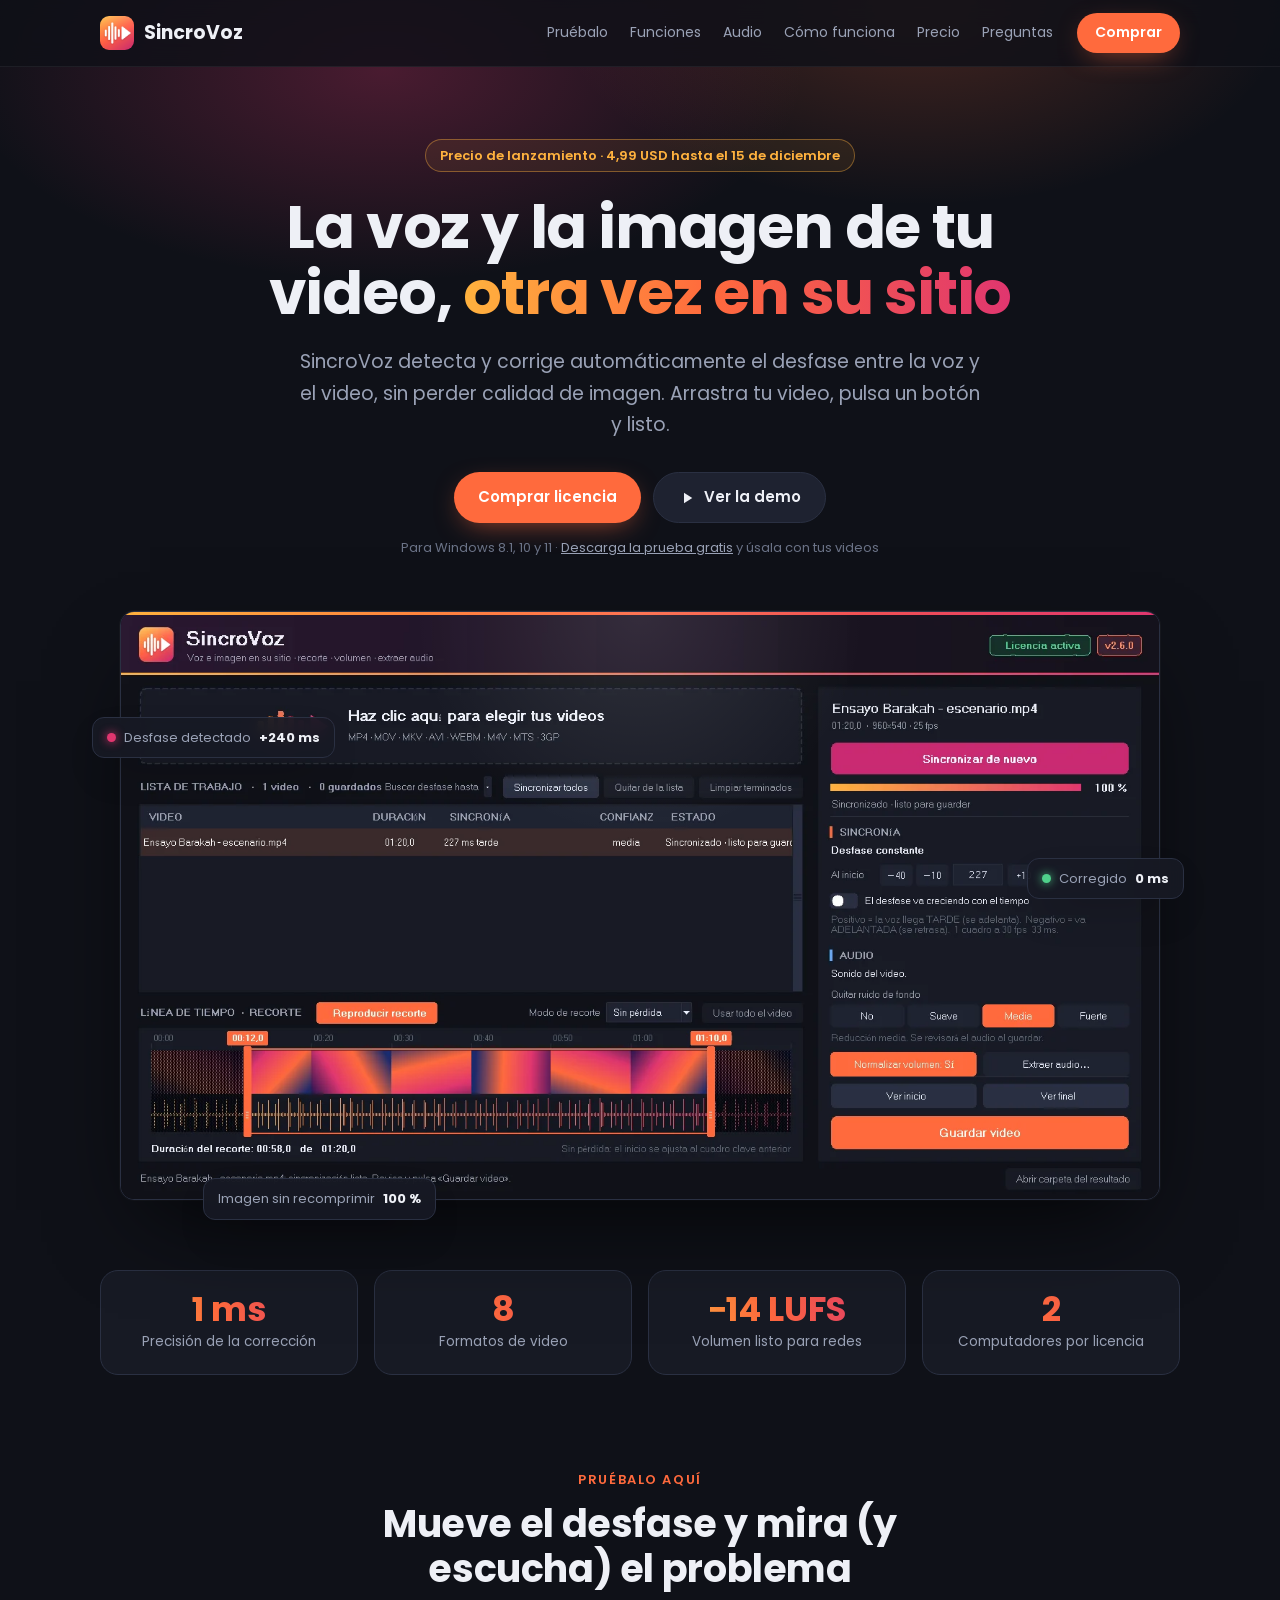
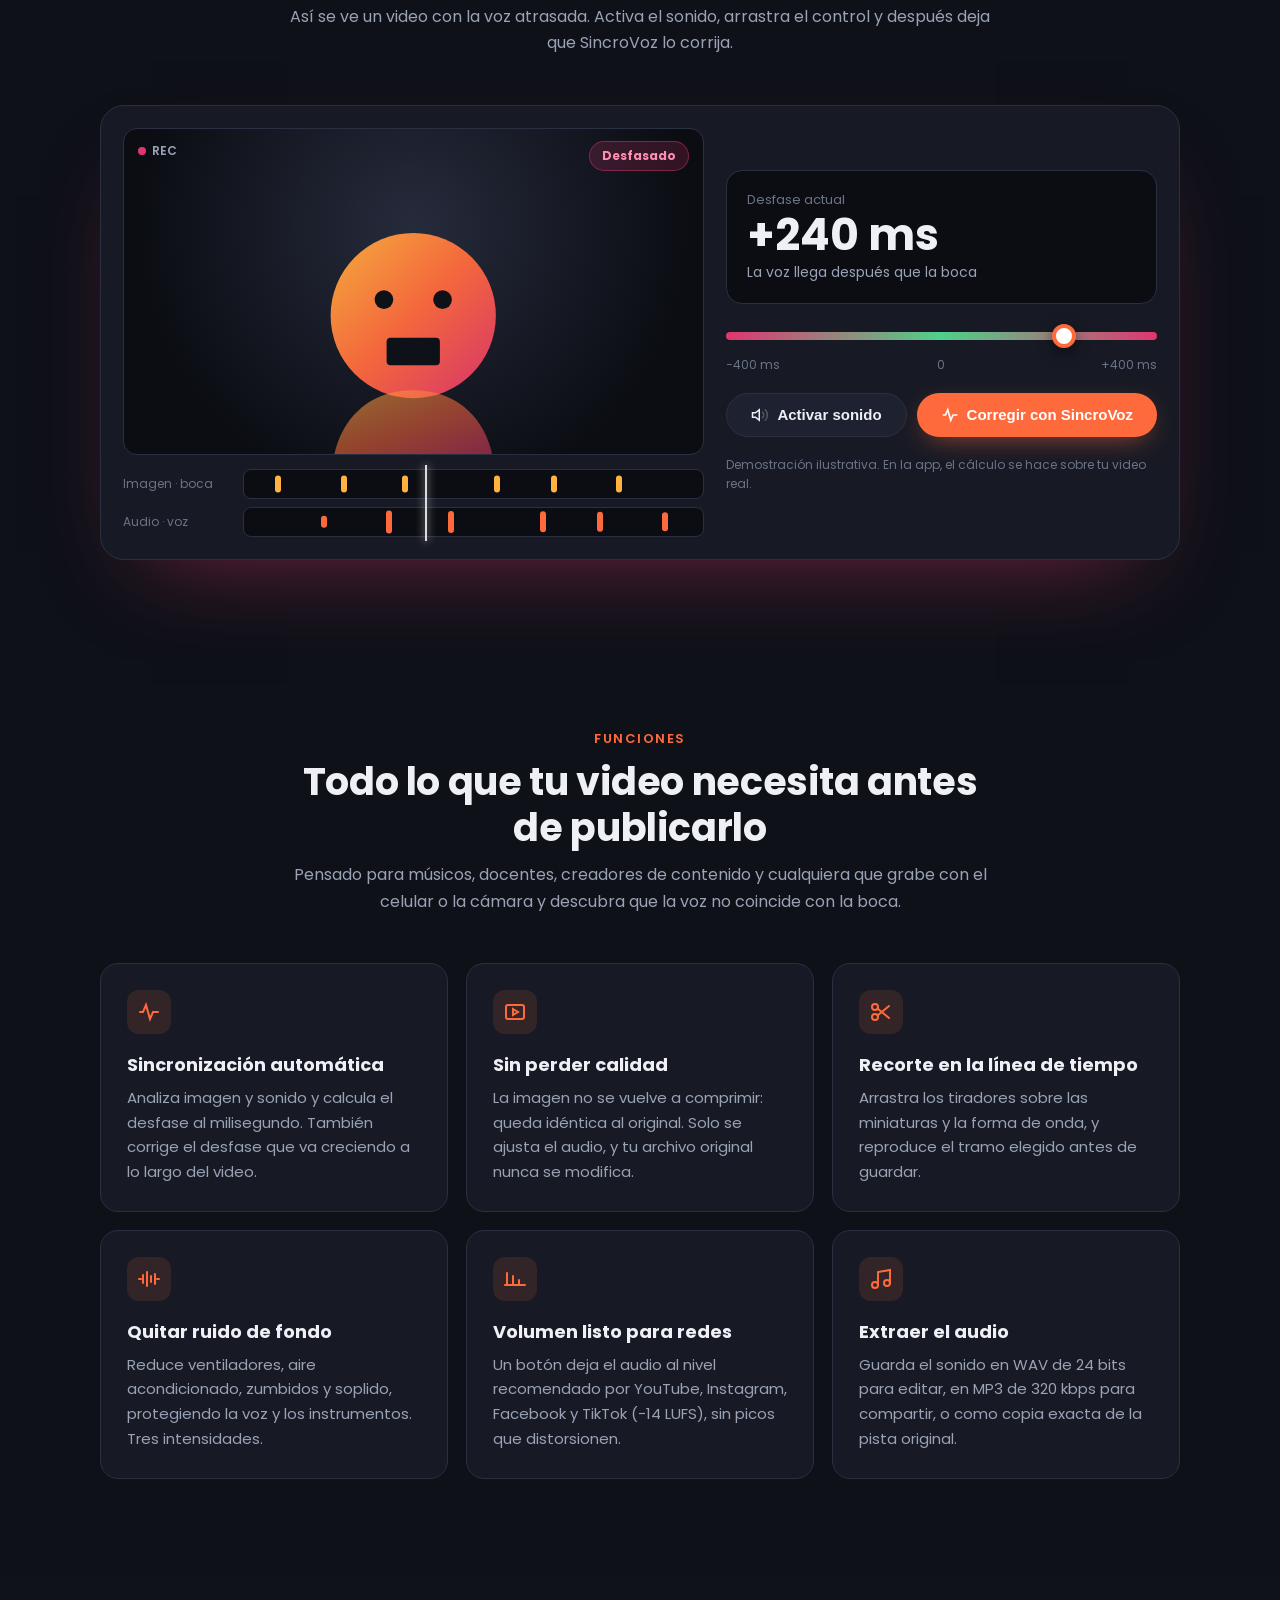
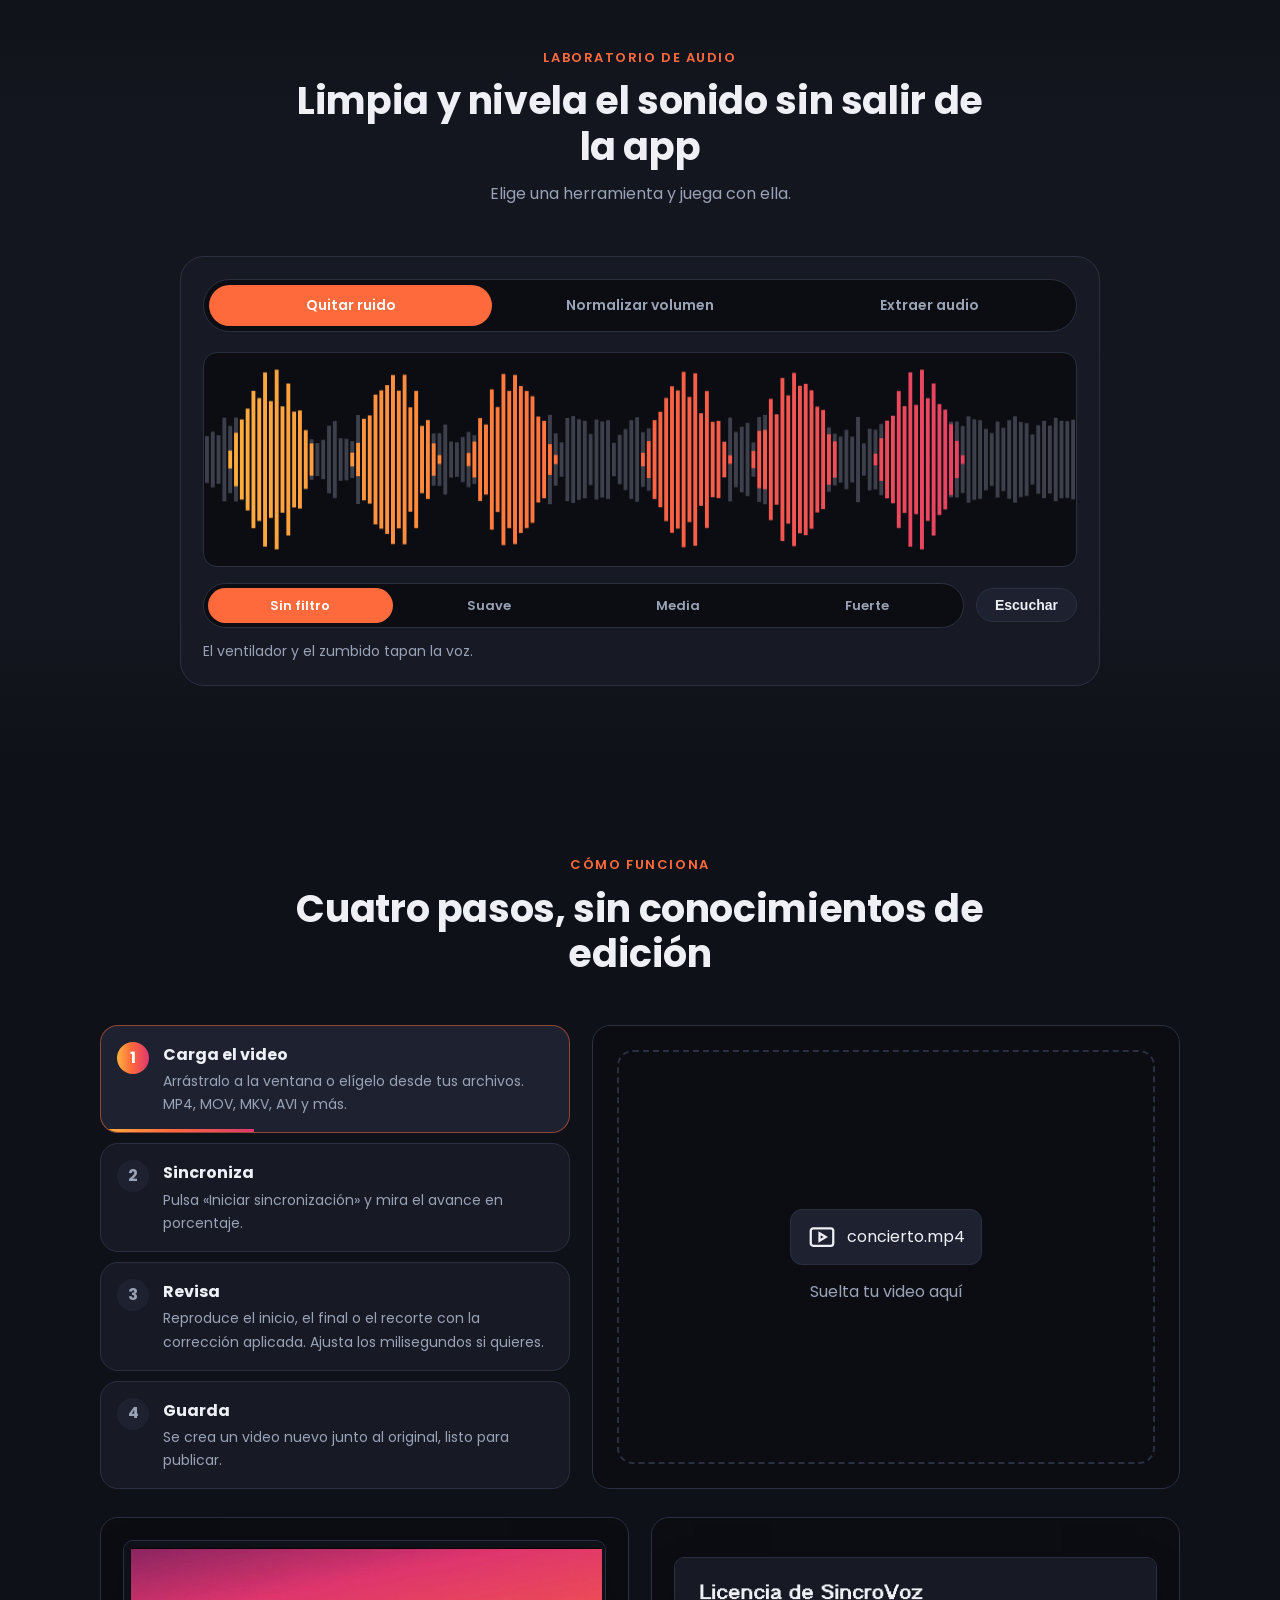
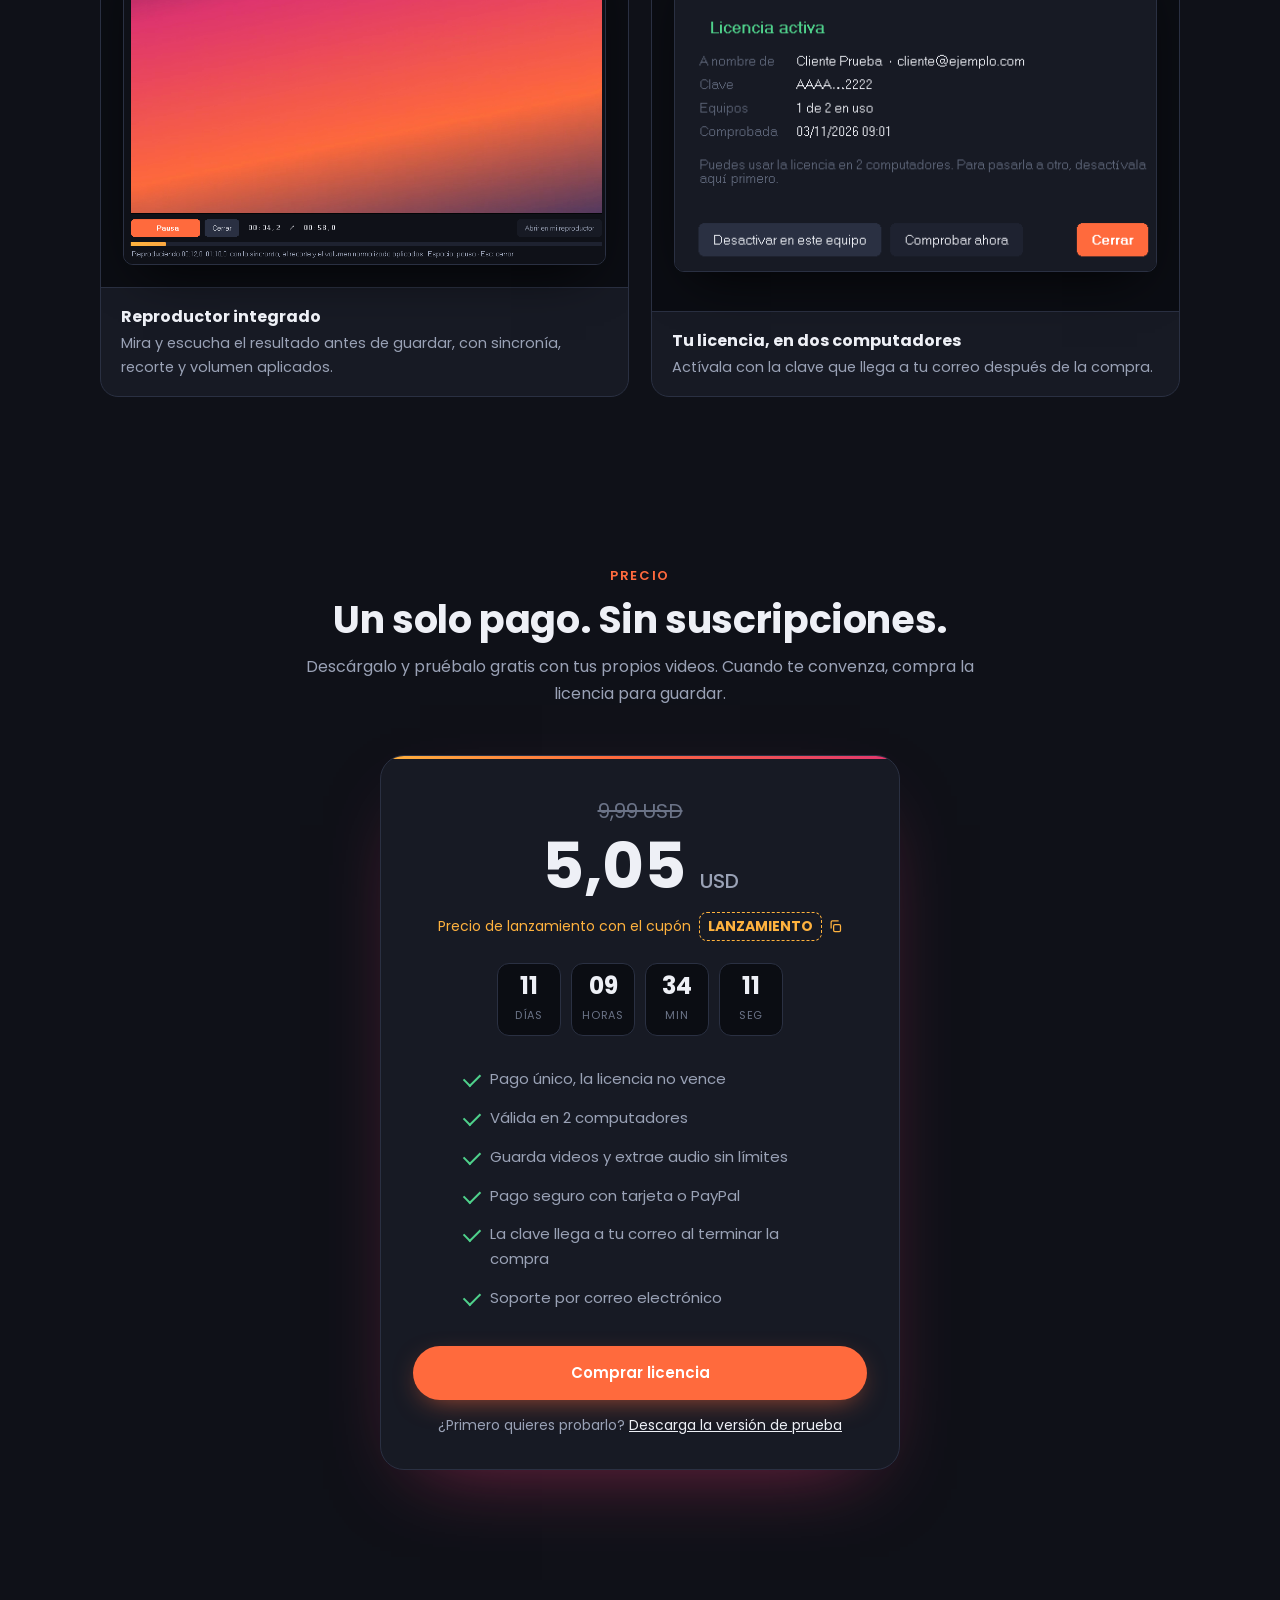
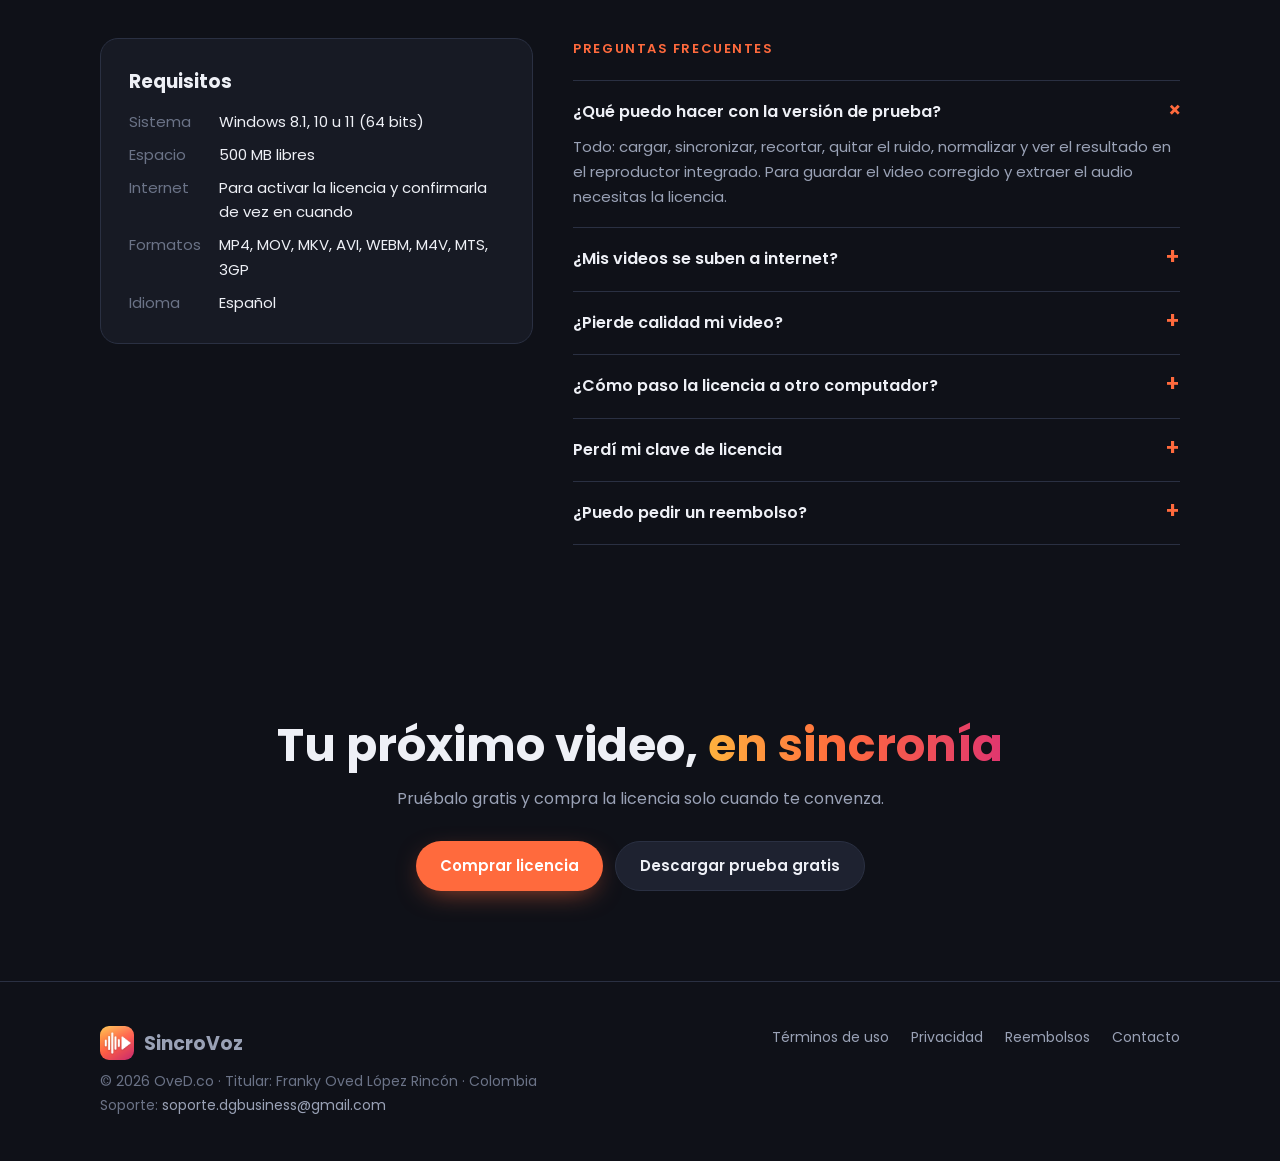
<file: index.html>
<!doctype html>
<html lang="es">
<head>
<meta charset="utf-8">
<meta name="viewport" content="width=device-width, initial-scale=1">
<title>SincroVoz · Corrige la voz desfasada de tus videos</title>
<meta name="description" content="SincroVoz es un programa para Windows que corrige automáticamente la voz desfasada en tus videos, sin perder calidad. Recorta, quita el ruido de fondo, normaliza el volumen para redes y extrae el audio.">
<meta property="og:title" content="SincroVoz · Voz e imagen en su sitio">
<meta property="og:description" content="Corrige automáticamente la voz desfasada de tus videos, sin perder calidad. Para Windows.">
<meta property="og:image" content="https://sincrovoz.com/img/w1_principal.webp">
<meta name="theme-color" content="#0f1118">
<link rel="icon" href="img/favicon.png">
<link rel="preload" href="fuentes/Poppins-Bold.woff" as="font" type="font/woff" crossorigin>
<link rel="stylesheet" href="estilo.css">
</head>
<body>
<div class="progreso" aria-hidden="true"></div>

<header class="barra">
  <div class="envoltura">
    <a class="marca" href="#inicio"><img src="img/logo.png" alt="">SincroVoz</a>
    <nav class="menu" id="menu">
      <a href="#demo">Pruébalo</a>
      <a href="#funciones">Funciones</a>
      <a href="#audio">Audio</a>
      <a href="#como">Cómo funciona</a>
      <a href="#precio">Precio</a>
      <a href="#preguntas">Preguntas</a>
    </nav>
    <a class="boton primario chico" href="#precio">Comprar</a>
    <button class="hamburguesa" aria-label="Abrir menú" aria-expanded="false" aria-controls="menu"><span></span><span></span><span></span></button>
  </div>
</header>

<main id="inicio">
  <!-- PORTADA -->
  <section class="portada">
    <div class="envoltura">
      <span class="etiqueta revelar" data-cupon-vigente>Precio de lanzamiento · 4,99 USD hasta el 15 de diciembre</span>
      <h1 class="revelar">La voz y la imagen de tu video, <span class="grad">otra vez en su sitio</span></h1>
      <p class="bajada revelar">SincroVoz detecta y corrige automáticamente el desfase entre la voz y el video, sin perder calidad de imagen. Arrastra tu video, pulsa un botón y listo.</p>
      <div class="acciones revelar">
        <a class="boton primario" href="#precio">Comprar licencia</a>
        <a class="boton secundario" href="#demo">
          <svg viewBox="0 0 24 24" width="18" height="18" fill="currentColor" aria-hidden="true"><path d="M8 5v14l11-7z"/></svg>
          Ver la demo
        </a>
      </div>
      <p class="nota revelar">Para Windows 8.1, 10 y 11 · <a data-descargar href="#">Descarga la prueba gratis</a> y úsala con tus videos</p>

      <div class="escena revelar">
        <div class="captura inclinable">
          <div class="linea-grad"></div>
          <img src="img/w1_principal.webp" width="1440" height="810" alt="Ventana principal de SincroVoz con un video sincronizado, la línea de tiempo y las opciones de audio">
          <div class="brillo" aria-hidden="true"></div>
        </div>
        <div class="flotante f1" aria-hidden="true"><span class="punto rojo"></span>Desfase detectado <b>+240 ms</b></div>
        <div class="flotante f2" aria-hidden="true"><span class="punto verde"></span>Corregido <b>0 ms</b></div>
        <div class="flotante f3" aria-hidden="true">Imagen sin recomprimir <b>100 %</b></div>
      </div>
    </div>
  </section>

  <!-- CIFRAS -->
  <section class="cifras">
    <div class="envoltura cifras-rejilla">
      <div class="cifra revelar"><b data-contar="1" data-sufijo=" ms">0 ms</b><span>Precisión de la corrección</span></div>
      <div class="cifra revelar"><b data-contar="8">0</b><span>Formatos de video</span></div>
      <div class="cifra revelar"><b data-contar="-14" data-sufijo=" LUFS">0 LUFS</b><span>Volumen listo para redes</span></div>
      <div class="cifra revelar"><b data-contar="2">0</b><span>Computadores por licencia</span></div>
    </div>
  </section>

  <!-- DEMO INTERACTIVA -->
  <section id="demo">
    <div class="envoltura">
      <div class="titulo revelar">
        <span class="sobre">Pruébalo aquí</span>
        <h2>Mueve el desfase y mira (y escucha) el problema</h2>
        <p>Así se ve un video con la voz atrasada. Activa el sonido, arrastra el control y después deja que SincroVoz lo corrija.</p>
      </div>

      <div class="demo revelar" id="demoSync">
        <div class="demo-video">
          <div class="pantalla">
            <div class="rec"><span></span>REC</div>
            <svg class="cara" viewBox="0 0 200 200" aria-hidden="true">
              <defs>
                <linearGradient id="gCara" x1="0" y1="0" x2="1" y2="1">
                  <stop offset="0" stop-color="#ffb23e"/><stop offset=".5" stop-color="#ff6a3d"/><stop offset="1" stop-color="#e0366f"/>
                </linearGradient>
              </defs>
              <circle cx="100" cy="92" r="62" fill="url(#gCara)" opacity=".95"/>
              <circle cx="78" cy="80" r="7" fill="#0f1118"/>
              <circle cx="122" cy="80" r="7" fill="#0f1118"/>
              <rect class="boca" x="80" y="112" width="40" height="6" rx="3" fill="#0f1118"/>
              <path d="M40 200c6-34 30-52 60-52s54 18 60 52" fill="url(#gCara)" opacity=".55"/>
            </svg>
            <div class="onda-voz" aria-hidden="true"></div>
            <div class="sello" data-sello>Desfasado</div>
          </div>
          <div class="pistas">
            <div class="pista"><span class="pista-nombre">Imagen · boca</span><div class="carril" data-carril="imagen"></div></div>
            <div class="pista"><span class="pista-nombre">Audio · voz</span><div class="carril" data-carril="voz"></div></div>
            <div class="cabezal" aria-hidden="true"></div>
          </div>
        </div>

        <div class="demo-panel">
          <div class="lectura">
            <span>Desfase actual</span>
            <b data-lectura>+240 ms</b>
            <small data-explica>La voz llega después que la boca</small>
          </div>

          <label class="deslizador">
            <span class="sr">Desfase en milisegundos</span>
            <input type="range" min="-400" max="400" step="10" value="240" data-desfase>
            <span class="marcas"><i>−400 ms</i><i>0</i><i>+400 ms</i></span>
          </label>

          <div class="demo-botones">
            <button class="boton secundario" data-sonido aria-pressed="false">
              <svg viewBox="0 0 24 24" width="18" height="18" fill="none" stroke="currentColor" stroke-width="2" stroke-linecap="round" aria-hidden="true"><path d="M11 5 6 9H2v6h4l5 4z"/><path class="ondas" d="M15.5 8.5a5 5 0 0 1 0 7M19 5a10 10 0 0 1 0 14"/></svg>
              <span>Activar sonido</span>
            </button>
            <button class="boton primario" data-corregir>
              <svg viewBox="0 0 24 24" width="18" height="18" fill="none" stroke="currentColor" stroke-width="2.2" stroke-linecap="round" aria-hidden="true"><path d="M3 12h3l3-7 4 14 3-7h5"/></svg>
              <span>Corregir con SincroVoz</span>
            </button>
          </div>
          <div class="analisis" data-analisis hidden>
            <div class="barra-avance"><i></i></div>
            <span data-fase>Analizando imagen…</span>
          </div>
          <p class="demo-nota">Demostración ilustrativa. En la app, el cálculo se hace sobre tu video real.</p>
        </div>
      </div>
    </div>
  </section>

  <!-- FUNCIONES -->
  <section id="funciones">
    <div class="envoltura">
      <div class="titulo revelar">
        <span class="sobre">Funciones</span>
        <h2>Todo lo que tu video necesita antes de publicarlo</h2>
        <p>Pensado para músicos, docentes, creadores de contenido y cualquiera que grabe con el celular o la cámara y descubra que la voz no coincide con la boca.</p>
      </div>
      <div class="rejilla">
        <article class="tarjeta foco revelar">
          <div class="ico"><svg viewBox="0 0 24 24" fill="none" stroke="currentColor" stroke-width="2" stroke-linecap="round"><path d="M3 12h3l3-7 4 14 3-7h5"/></svg></div>
          <h3>Sincronización automática</h3>
          <p>Analiza imagen y sonido y calcula el desfase al milisegundo. También corrige el desfase que va creciendo a lo largo del video.</p>
        </article>
        <article class="tarjeta foco revelar">
          <div class="ico"><svg viewBox="0 0 24 24" fill="none" stroke="currentColor" stroke-width="2" stroke-linecap="round"><rect x="3" y="5" width="18" height="14" rx="2"/><path d="m10 9 5 3-5 3z"/></svg></div>
          <h3>Sin perder calidad</h3>
          <p>La imagen no se vuelve a comprimir: queda idéntica al original. Solo se ajusta el audio, y tu archivo original nunca se modifica.</p>
        </article>
        <article class="tarjeta foco revelar">
          <div class="ico"><svg viewBox="0 0 24 24" fill="none" stroke="currentColor" stroke-width="2" stroke-linecap="round"><circle cx="6" cy="7" r="3"/><circle cx="6" cy="17" r="3"/><path d="M8.5 8.5 20 18M8.5 15.5 20 6"/></svg></div>
          <h3>Recorte en la línea de tiempo</h3>
          <p>Arrastra los tiradores sobre las miniaturas y la forma de onda, y reproduce el tramo elegido antes de guardar.</p>
        </article>
        <article class="tarjeta foco revelar">
          <div class="ico"><svg viewBox="0 0 24 24" fill="none" stroke="currentColor" stroke-width="2" stroke-linecap="round"><path d="M2 12h2M6 8v8M10 5v14M14 9v6M18 7v10M22 12h-2"/></svg></div>
          <h3>Quitar ruido de fondo</h3>
          <p>Reduce ventiladores, aire acondicionado, zumbidos y soplido, protegiendo la voz y los instrumentos. Tres intensidades.</p>
        </article>
        <article class="tarjeta foco revelar">
          <div class="ico"><svg viewBox="0 0 24 24" fill="none" stroke="currentColor" stroke-width="2" stroke-linecap="round"><path d="M4 18V6M10 18V9M16 18v-5M22 18H2"/></svg></div>
          <h3>Volumen listo para redes</h3>
          <p>Un botón deja el audio al nivel recomendado por YouTube, Instagram, Facebook y TikTok (−14 LUFS), sin picos que distorsionen.</p>
        </article>
        <article class="tarjeta foco revelar">
          <div class="ico"><svg viewBox="0 0 24 24" fill="none" stroke="currentColor" stroke-width="2" stroke-linecap="round"><path d="M9 18V5l12-2v13"/><circle cx="6" cy="18" r="3"/><circle cx="18" cy="16" r="3"/></svg></div>
          <h3>Extraer el audio</h3>
          <p>Guarda el sonido en WAV de 24 bits para editar, en MP3 de 320 kbps para compartir, o como copia exacta de la pista original.</p>
        </article>
      </div>
    </div>
  </section>

  <!-- LABORATORIO DE AUDIO -->
  <section id="audio" class="banda">
    <div class="envoltura">
      <div class="titulo revelar">
        <span class="sobre">Laboratorio de audio</span>
        <h2>Limpia y nivela el sonido sin salir de la app</h2>
        <p>Elige una herramienta y juega con ella.</p>
      </div>

      <div class="lab revelar" id="lab">
        <div class="pestanas" role="tablist">
          <button role="tab" aria-selected="true" data-tab="ruido">Quitar ruido</button>
          <button role="tab" aria-selected="false" data-tab="volumen">Normalizar volumen</button>
          <button role="tab" aria-selected="false" data-tab="extraer">Extraer audio</button>
        </div>

        <div class="lab-cuerpo" data-panel="ruido">
          <canvas class="lienzo" data-lienzo-ruido width="900" height="220" aria-label="Forma de onda con ruido de fondo"></canvas>
          <div class="lab-controles">
            <div class="segmentos" role="radiogroup" aria-label="Intensidad de reducción de ruido">
              <button role="radio" aria-checked="true" data-intensidad="0">Sin filtro</button>
              <button role="radio" aria-checked="false" data-intensidad="1">Suave</button>
              <button role="radio" aria-checked="false" data-intensidad="2">Media</button>
              <button role="radio" aria-checked="false" data-intensidad="3">Fuerte</button>
            </div>
            <button class="boton secundario chico" data-escuchar-ruido aria-pressed="false">Escuchar</button>
          </div>
          <p class="lab-nota" data-nota-ruido>El ventilador y el zumbido tapan la voz.</p>
        </div>

        <div class="lab-cuerpo" data-panel="volumen" hidden>
          <div class="medidor">
            <div class="medidor-escala"><i style="--p:0">−30</i><i style="--p:.25">−24</i><i style="--p:.5">−18</i><i style="--p:.75">−12</i><i style="--p:1">−6</i></div>
            <div class="medidor-barra"><div class="medidor-nivel" data-nivel></div><div class="medidor-meta" title="Meta: −14 LUFS"><span>Meta −14</span></div></div>
            <div class="medidor-lectura"><b data-lufs>−23</b> LUFS <span data-estado-vol>Muy bajo para redes</span></div>
          </div>
          <div class="lab-controles">
            <button class="boton primario chico" data-normalizar>Normalizar</button>
            <button class="boton secundario chico" data-reiniciar-vol>Volver al original</button>
          </div>
          <div class="redes"><span>YouTube</span><span>Instagram</span><span>Facebook</span><span>TikTok</span></div>
        </div>

        <div class="lab-cuerpo" data-panel="extraer" hidden>
          <div class="formatos">
            <button class="formato activo" data-formato="wav"><b>WAV</b><span>24 bits</span><small>Para editar en tu DAW</small></button>
            <button class="formato" data-formato="mp3"><b>MP3</b><span>320 kbps</span><small>Para compartir</small></button>
            <button class="formato" data-formato="copia"><b>Copia</b><span>Original</span><small>La pista tal cual, sin tocarla</small></button>
          </div>
          <div class="archivo">
            <svg viewBox="0 0 24 24" width="22" height="22" fill="none" stroke="currentColor" stroke-width="2" stroke-linecap="round" aria-hidden="true"><path d="M9 18V5l12-2v13"/><circle cx="6" cy="18" r="3"/><circle cx="18" cy="16" r="3"/></svg>
            <span data-nombre-archivo>mi_video_audio.wav</span>
          </div>
        </div>
      </div>
    </div>
  </section>

  <!-- CÓMO FUNCIONA -->
  <section id="como">
    <div class="envoltura">
      <div class="titulo revelar">
        <span class="sobre">Cómo funciona</span>
        <h2>Cuatro pasos, sin conocimientos de edición</h2>
      </div>

      <div class="recorrido revelar" id="recorrido">
        <ol class="recorrido-pasos">
          <li><button data-paso="0" aria-selected="true"><b>Carga el video</b><span>Arrástralo a la ventana o elígelo desde tus archivos. MP4, MOV, MKV, AVI y más.</span><i class="avance"></i></button></li>
          <li><button data-paso="1" aria-selected="false"><b>Sincroniza</b><span>Pulsa «Iniciar sincronización» y mira el avance en porcentaje.</span><i class="avance"></i></button></li>
          <li><button data-paso="2" aria-selected="false"><b>Revisa</b><span>Reproduce el inicio, el final o el recorte con la corrección aplicada. Ajusta los milisegundos si quieres.</span><i class="avance"></i></button></li>
          <li><button data-paso="3" aria-selected="false"><b>Guarda</b><span>Se crea un video nuevo junto al original, listo para publicar.</span><i class="avance"></i></button></li>
        </ol>
        <div class="recorrido-vista">
          <div class="vista activa" data-vista="0">
            <div class="soltar">
              <div class="archivo-volando"><svg viewBox="0 0 24 24" width="30" height="30" fill="none" stroke="currentColor" stroke-width="1.8" stroke-linecap="round"><rect x="3" y="5" width="18" height="14" rx="2"/><path d="m10 9 5 3-5 3z"/></svg>concierto.mp4</div>
              <p>Suelta tu video aquí</p>
            </div>
          </div>
          <div class="vista" data-vista="1">
            <div class="sinc">
              <div class="sinc-cifra"><b data-porc>0</b>%</div>
              <div class="barra-avance grande"><i data-barra-porc></i></div>
              <p data-fase-paso>Leyendo la imagen…</p>
            </div>
          </div>
          <div class="vista" data-vista="2">
            <img src="img/reproductor.png" width="936" height="628" alt="Reproductor integrado de SincroVoz mostrando el recorte con la sincronía aplicada" loading="lazy" class="ampliable">
          </div>
          <div class="vista" data-vista="3">
            <div class="guardado">
              <svg viewBox="0 0 52 52" width="72" height="72" aria-hidden="true"><circle cx="26" cy="26" r="24" fill="none" stroke="#4fd18b" stroke-width="3"/><path class="check" d="M15 27l7 7 15-15" fill="none" stroke="#4fd18b" stroke-width="4" stroke-linecap="round" stroke-linejoin="round"/></svg>
              <b>concierto_sincronizado.mp4</b>
              <span>Guardado junto al original · listo para publicar</span>
            </div>
          </div>
        </div>
      </div>

      <div class="galeria" style="margin-top:28px">
        <figure class="revelar">
          <div class="marco"><img src="img/reproductor.png" width="936" height="628" alt="Reproductor integrado de SincroVoz mostrando el recorte con la sincronía aplicada" loading="lazy" class="ampliable"></div>
          <figcaption><b>Reproductor integrado</b>Mira y escucha el resultado antes de guardar, con sincronía, recorte y volumen aplicados.</figcaption>
        </figure>
        <figure class="revelar">
          <div class="marco"><img src="img/licencia.png" width="492" height="320" alt="Ventana de licencia de SincroVoz con la licencia activa" loading="lazy" class="ampliable"></div>
          <figcaption><b>Tu licencia, en dos computadores</b>Actívala con la clave que llega a tu correo después de la compra.</figcaption>
        </figure>
      </div>
    </div>
  </section>

  <!-- PRECIO -->
  <section id="precio">
    <div class="envoltura">
      <div class="titulo revelar">
        <span class="sobre">Precio</span>
        <h2>Un solo pago. Sin suscripciones.</h2>
        <p>Descárgalo y pruébalo gratis con tus propios videos. Cuando te convenza, compra la licencia para guardar.</p>
      </div>
      <div class="precio revelar">
        <div class="linea-grad"></div>
        <div class="cuerpo">
          <div class="antes" data-cupon-vigente>9,99 USD</div>
          <div class="valor"><span data-precio>9,99</span> <small>USD</small></div>
          <div data-cupon-vigente>
            <div class="cupon">Precio de lanzamiento con el cupón
              <button class="copiar" data-copiar="LANZAMIENTO" title="Copiar cupón"><code>LANZAMIENTO</code>
                <svg viewBox="0 0 24 24" width="15" height="15" fill="none" stroke="currentColor" stroke-width="2" aria-hidden="true"><rect x="9" y="9" width="11" height="11" rx="2"/><path d="M5 15V5a2 2 0 0 1 2-2h10"/></svg>
              </button>
            </div>
            <div class="reloj" aria-live="polite">
              <div><b data-r="d">00</b><span>días</span></div>
              <div><b data-r="h">00</b><span>horas</span></div>
              <div><b data-r="m">00</b><span>min</span></div>
              <div><b data-r="s">00</b><span>seg</span></div>
            </div>
          </div>
          <ul>
            <li>Pago único, la licencia no vence</li>
            <li>Válida en 2 computadores</li>
            <li>Guarda videos y extrae audio sin límites</li>
            <li>Pago seguro con tarjeta o PayPal</li>
            <li>La clave llega a tu correo al terminar la compra</li>
            <li>Soporte por correo electrónico</li>
          </ul>
          <a class="boton primario" data-comprar href="#">Comprar licencia</a>
          <p class="prueba">¿Primero quieres probarlo? <a data-descargar href="#">Descarga la versión de prueba</a></p>
        </div>
      </div>
    </div>
  </section>

  <!-- PREGUNTAS -->
  <section id="preguntas">
    <div class="envoltura dos">
      <div class="req revelar">
        <h3>Requisitos</h3>
        <dl>
          <dt>Sistema</dt><dd>Windows 8.1, 10 u 11 (64 bits)</dd>
          <dt>Espacio</dt><dd>500 MB libres</dd>
          <dt>Internet</dt><dd>Para activar la licencia y confirmarla de vez en cuando</dd>
          <dt>Formatos</dt><dd>MP4, MOV, MKV, AVI, WEBM, M4V, MTS, 3GP</dd>
          <dt>Idioma</dt><dd>Español</dd>
        </dl>
      </div>
      <div class="revelar">
        <div class="titulo" style="text-align:left;margin:0 0 20px"><span class="sobre">Preguntas frecuentes</span></div>
        <details open>
          <summary>¿Qué puedo hacer con la versión de prueba?</summary>
          <div class="respuesta"><p>Todo: cargar, sincronizar, recortar, quitar el ruido, normalizar y ver el resultado en el reproductor integrado. Para guardar el video corregido y extraer el audio necesitas la licencia.</p></div>
        </details>
        <details>
          <summary>¿Mis videos se suben a internet?</summary>
          <div class="respuesta"><p>No. Todo el proceso ocurre en tu computador. SincroVoz solo se conecta a internet para activar y confirmar la licencia, y en ese momento envía únicamente la clave de licencia.</p></div>
        </details>
        <details>
          <summary>¿Pierde calidad mi video?</summary>
          <div class="respuesta"><p>No. La imagen se copia tal cual, sin volver a comprimirla. Solo se ajusta el audio. Si eliges el recorte «Exacto», la imagen se procesa en calidad visualmente idéntica.</p></div>
        </details>
        <details>
          <summary>¿Cómo paso la licencia a otro computador?</summary>
          <div class="respuesta"><p>La licencia funciona en 2 computadores. Para usarla en uno nuevo, desactívala en el equipo anterior desde la ventana de licencia y escríbenos a soporte para liberar ese lugar. Después actívala en el nuevo con la misma clave.</p></div>
        </details>
        <details>
          <summary>Perdí mi clave de licencia</summary>
          <div class="respuesta"><p>Está en el correo de compra. Si no la encuentras, escríbenos a soporte con el correo con el que compraste y el número de pedido.</p></div>
        </details>
        <details>
          <summary>¿Puedo pedir un reembolso?</summary>
          <div class="respuesta"><p>Sí. Consulta la <a href="reembolsos.html">política de reembolsos</a>.</p></div>
        </details>
      </div>
    </div>
  </section>

  <!-- LLAMADO FINAL -->
  <section class="final">
    <div class="envoltura revelar">
      <h2>Tu próximo video, <span class="grad">en sincronía</span></h2>
      <p>Pruébalo gratis y compra la licencia solo cuando te convenza.</p>
      <div class="acciones">
        <a class="boton primario" data-comprar href="#">Comprar licencia</a>
        <a class="boton secundario" data-descargar href="#">Descargar prueba gratis</a>
      </div>
    </div>
  </section>
</main>

<footer>
  <div class="envoltura">
    <div>
      <a class="marca" href="#inicio" style="margin-bottom:10px"><img src="img/logo.png" alt="">SincroVoz</a>
      <div>© 2026 OveD.co · Titular: Franky Oved López Rincón · Colombia</div>
      <div>Soporte: <a href="mailto:soporte.dgbusiness@gmail.com">soporte.dgbusiness@gmail.com</a></div>
    </div>
    <nav>
      <a href="terminos.html">Términos de uso</a>
      <a href="privacidad.html">Privacidad</a>
      <a href="reembolsos.html">Reembolsos</a>
      <a href="mailto:soporte.dgbusiness@gmail.com">Contacto</a>
    </nav>
  </div>
</footer>

<div class="visor" hidden><button class="visor-cerrar" aria-label="Cerrar">×</button><img alt=""></div>
<div class="aviso" role="status" aria-live="polite"></div>

<script src="sitio.js"></script>
<script src="interactivo.js"></script>
</body>
</html>
</file>
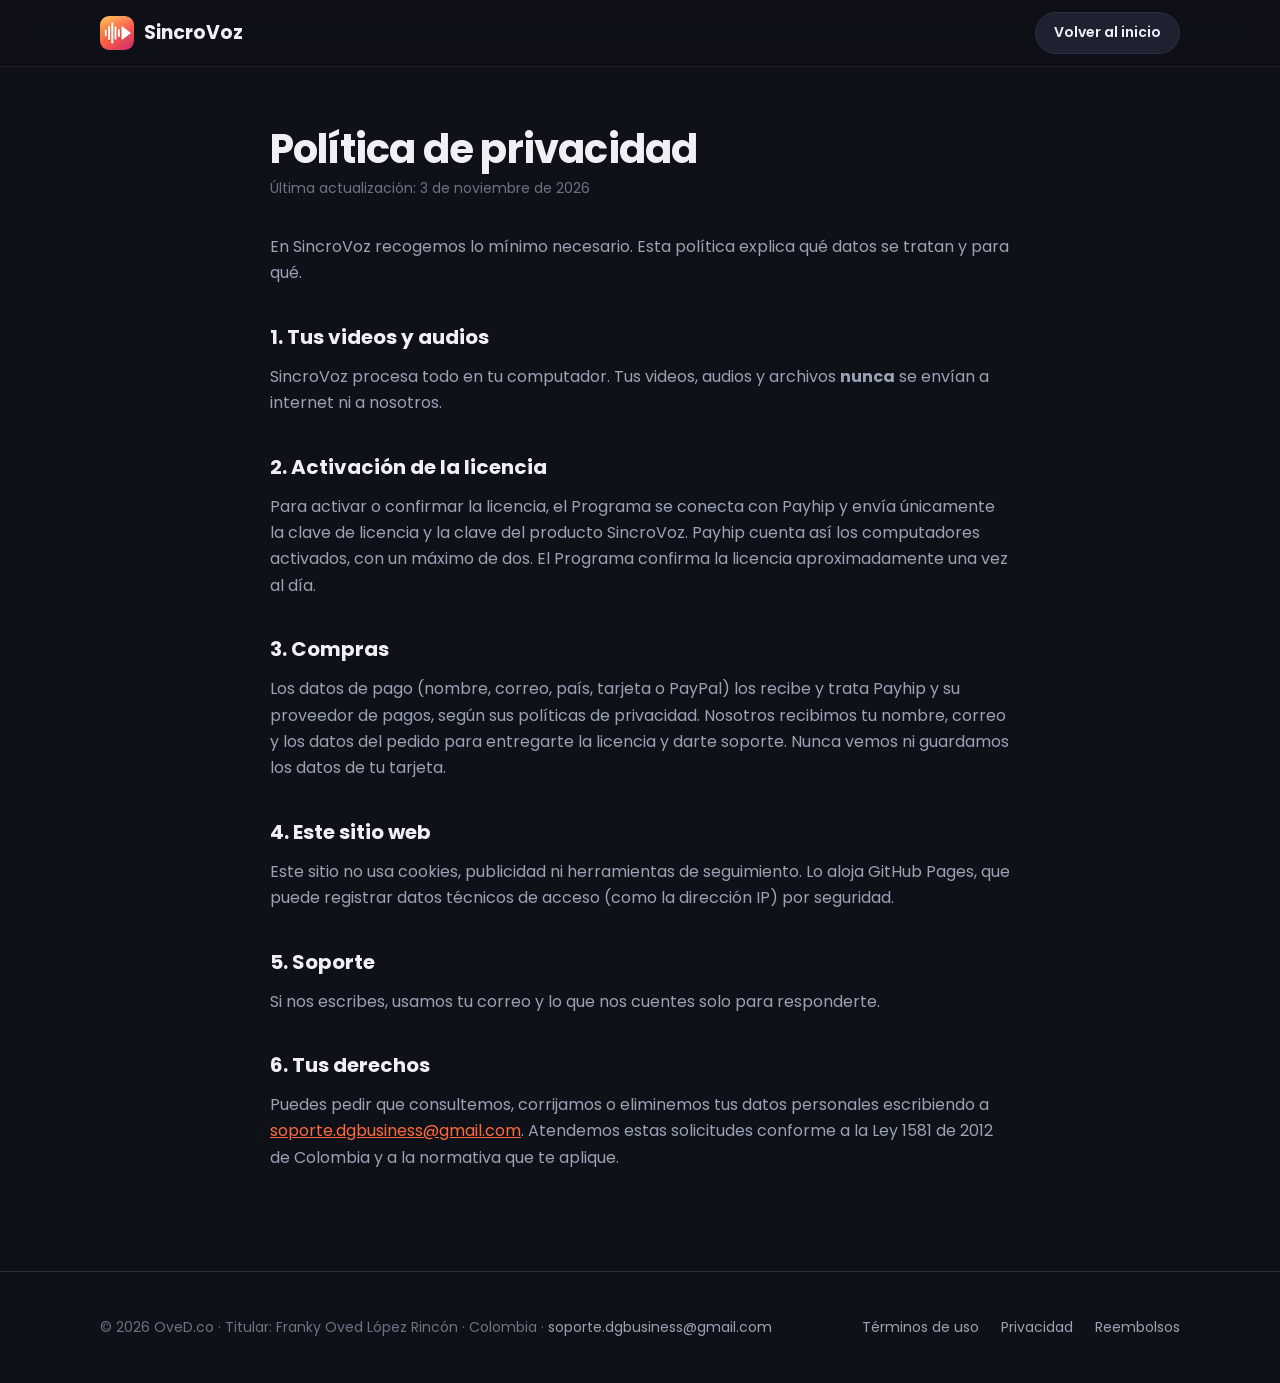
<file: privacidad.html>
<!doctype html>
<html lang="es">
<head>
<meta charset="utf-8">
<meta name="viewport" content="width=device-width, initial-scale=1">
<title>Política de privacidad · SincroVoz</title>
<link rel="icon" href="img/favicon.png">
<link rel="stylesheet" href="estilo.css">
</head>
<body>
<header class="barra"><div class="envoltura">
  <a class="marca" href="index.html"><img src="img/logo.png" alt="">SincroVoz</a>
  <a class="boton secundario chico" href="index.html" style="margin-left:auto">Volver al inicio</a>
</div></header>
<main class="legal">
<h1>Política de privacidad</h1>
<p class="fecha">Última actualización: 3 de noviembre de 2026</p>

<p>En SincroVoz recogemos lo mínimo necesario. Esta política explica qué datos se tratan y para qué.</p>
<h2>1. Tus videos y audios</h2>
<p>SincroVoz procesa todo en tu computador. Tus videos, audios y archivos <strong>nunca</strong> se envían a internet ni a nosotros.</p>
<h2>2. Activación de la licencia</h2>
<p>Para activar o confirmar la licencia, el Programa se conecta con Payhip y envía únicamente la clave de licencia y la clave del producto SincroVoz. Payhip cuenta así los computadores activados, con un máximo de dos. El Programa confirma la licencia aproximadamente una vez al día.</p>
<h2>3. Compras</h2>
<p>Los datos de pago (nombre, correo, país, tarjeta o PayPal) los recibe y trata Payhip y su proveedor de pagos, según sus políticas de privacidad. Nosotros recibimos tu nombre, correo y los datos del pedido para entregarte la licencia y darte soporte. Nunca vemos ni guardamos los datos de tu tarjeta.</p>
<h2>4. Este sitio web</h2>
<p>Este sitio no usa cookies, publicidad ni herramientas de seguimiento. Lo aloja GitHub Pages, que puede registrar datos técnicos de acceso (como la dirección IP) por seguridad.</p>
<h2>5. Soporte</h2>
<p>Si nos escribes, usamos tu correo y lo que nos cuentes solo para responderte.</p>
<h2>6. Tus derechos</h2>
<p>Puedes pedir que consultemos, corrijamos o eliminemos tus datos personales escribiendo a <a href="mailto:soporte.dgbusiness@gmail.com">soporte.dgbusiness@gmail.com</a>. Atendemos estas solicitudes conforme a la Ley 1581 de 2012 de Colombia y a la normativa que te aplique.</p>

</main>
<footer><div class="envoltura">
  <div>© 2026 OveD.co · Titular: Franky Oved López Rincón · Colombia · <a href="mailto:soporte.dgbusiness@gmail.com">soporte.dgbusiness@gmail.com</a></div>
  <nav><a href="terminos.html">Términos de uso</a><a href="privacidad.html">Privacidad</a><a href="reembolsos.html">Reembolsos</a></nav>
</div></footer>
</body>
</html>
</file>
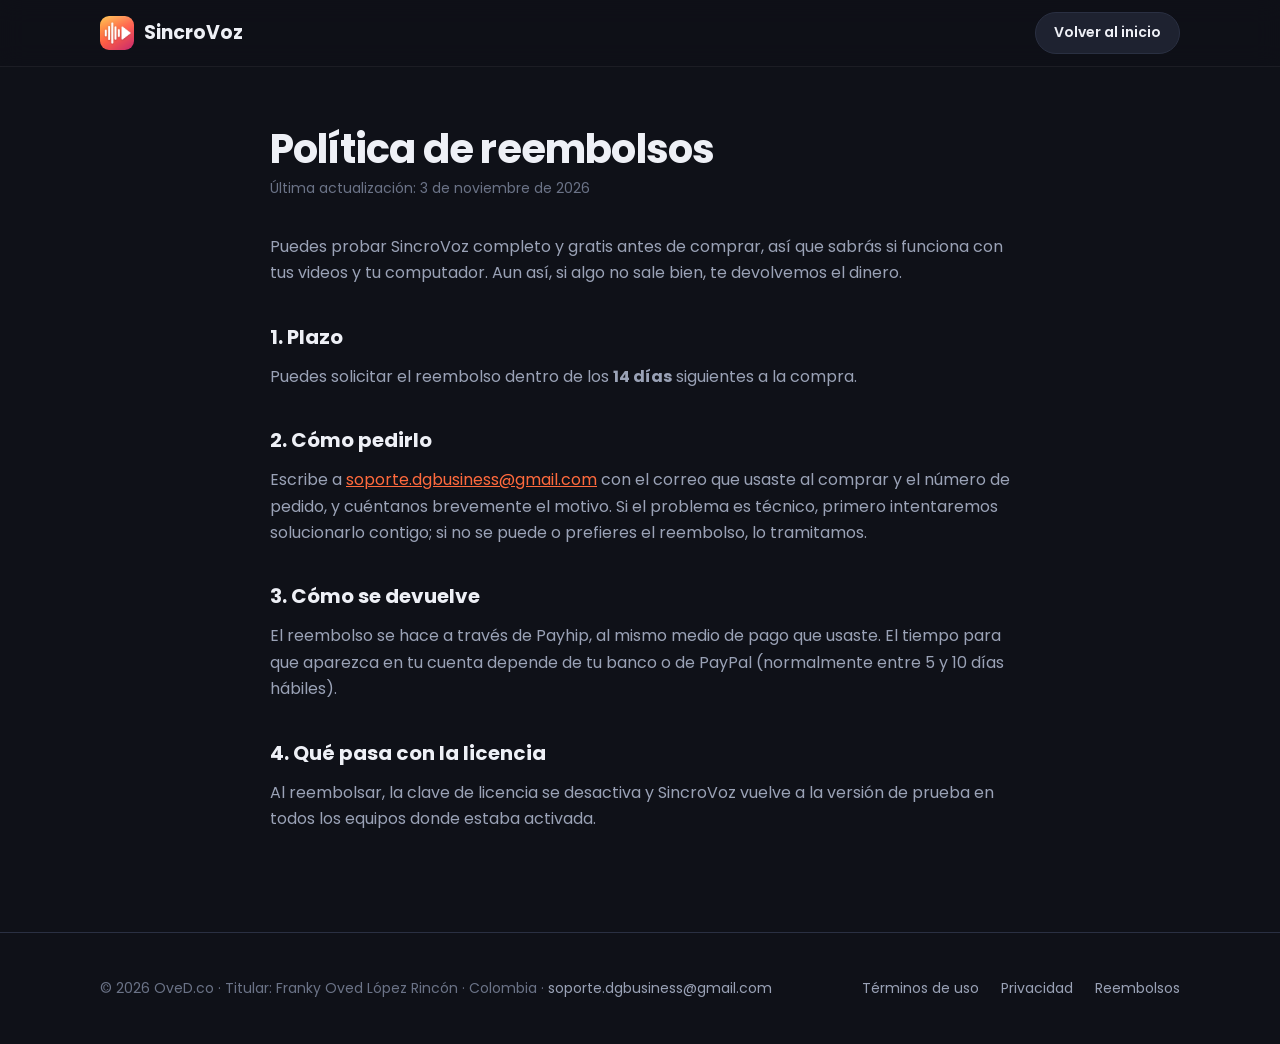
<file: reembolsos.html>
<!doctype html>
<html lang="es">
<head>
<meta charset="utf-8">
<meta name="viewport" content="width=device-width, initial-scale=1">
<title>Política de reembolsos · SincroVoz</title>
<link rel="icon" href="img/favicon.png">
<link rel="stylesheet" href="estilo.css">
</head>
<body>
<header class="barra"><div class="envoltura">
  <a class="marca" href="index.html"><img src="img/logo.png" alt="">SincroVoz</a>
  <a class="boton secundario chico" href="index.html" style="margin-left:auto">Volver al inicio</a>
</div></header>
<main class="legal">
<h1>Política de reembolsos</h1>
<p class="fecha">Última actualización: 3 de noviembre de 2026</p>

<p>Puedes probar SincroVoz completo y gratis antes de comprar, así que sabrás si funciona con tus videos y tu computador. Aun así, si algo no sale bien, te devolvemos el dinero.</p>
<h2>1. Plazo</h2>
<p>Puedes solicitar el reembolso dentro de los <strong>14 días</strong> siguientes a la compra.</p>
<h2>2. Cómo pedirlo</h2>
<p>Escribe a <a href="mailto:soporte.dgbusiness@gmail.com">soporte.dgbusiness@gmail.com</a> con el correo que usaste al comprar y el número de pedido, y cuéntanos brevemente el motivo. Si el problema es técnico, primero intentaremos solucionarlo contigo; si no se puede o prefieres el reembolso, lo tramitamos.</p>
<h2>3. Cómo se devuelve</h2>
<p>El reembolso se hace a través de Payhip, al mismo medio de pago que usaste. El tiempo para que aparezca en tu cuenta depende de tu banco o de PayPal (normalmente entre 5 y 10 días hábiles).</p>
<h2>4. Qué pasa con la licencia</h2>
<p>Al reembolsar, la clave de licencia se desactiva y SincroVoz vuelve a la versión de prueba en todos los equipos donde estaba activada.</p>

</main>
<footer><div class="envoltura">
  <div>© 2026 OveD.co · Titular: Franky Oved López Rincón · Colombia · <a href="mailto:soporte.dgbusiness@gmail.com">soporte.dgbusiness@gmail.com</a></div>
  <nav><a href="terminos.html">Términos de uso</a><a href="privacidad.html">Privacidad</a><a href="reembolsos.html">Reembolsos</a></nav>
</div></footer>
</body>
</html>
</file>
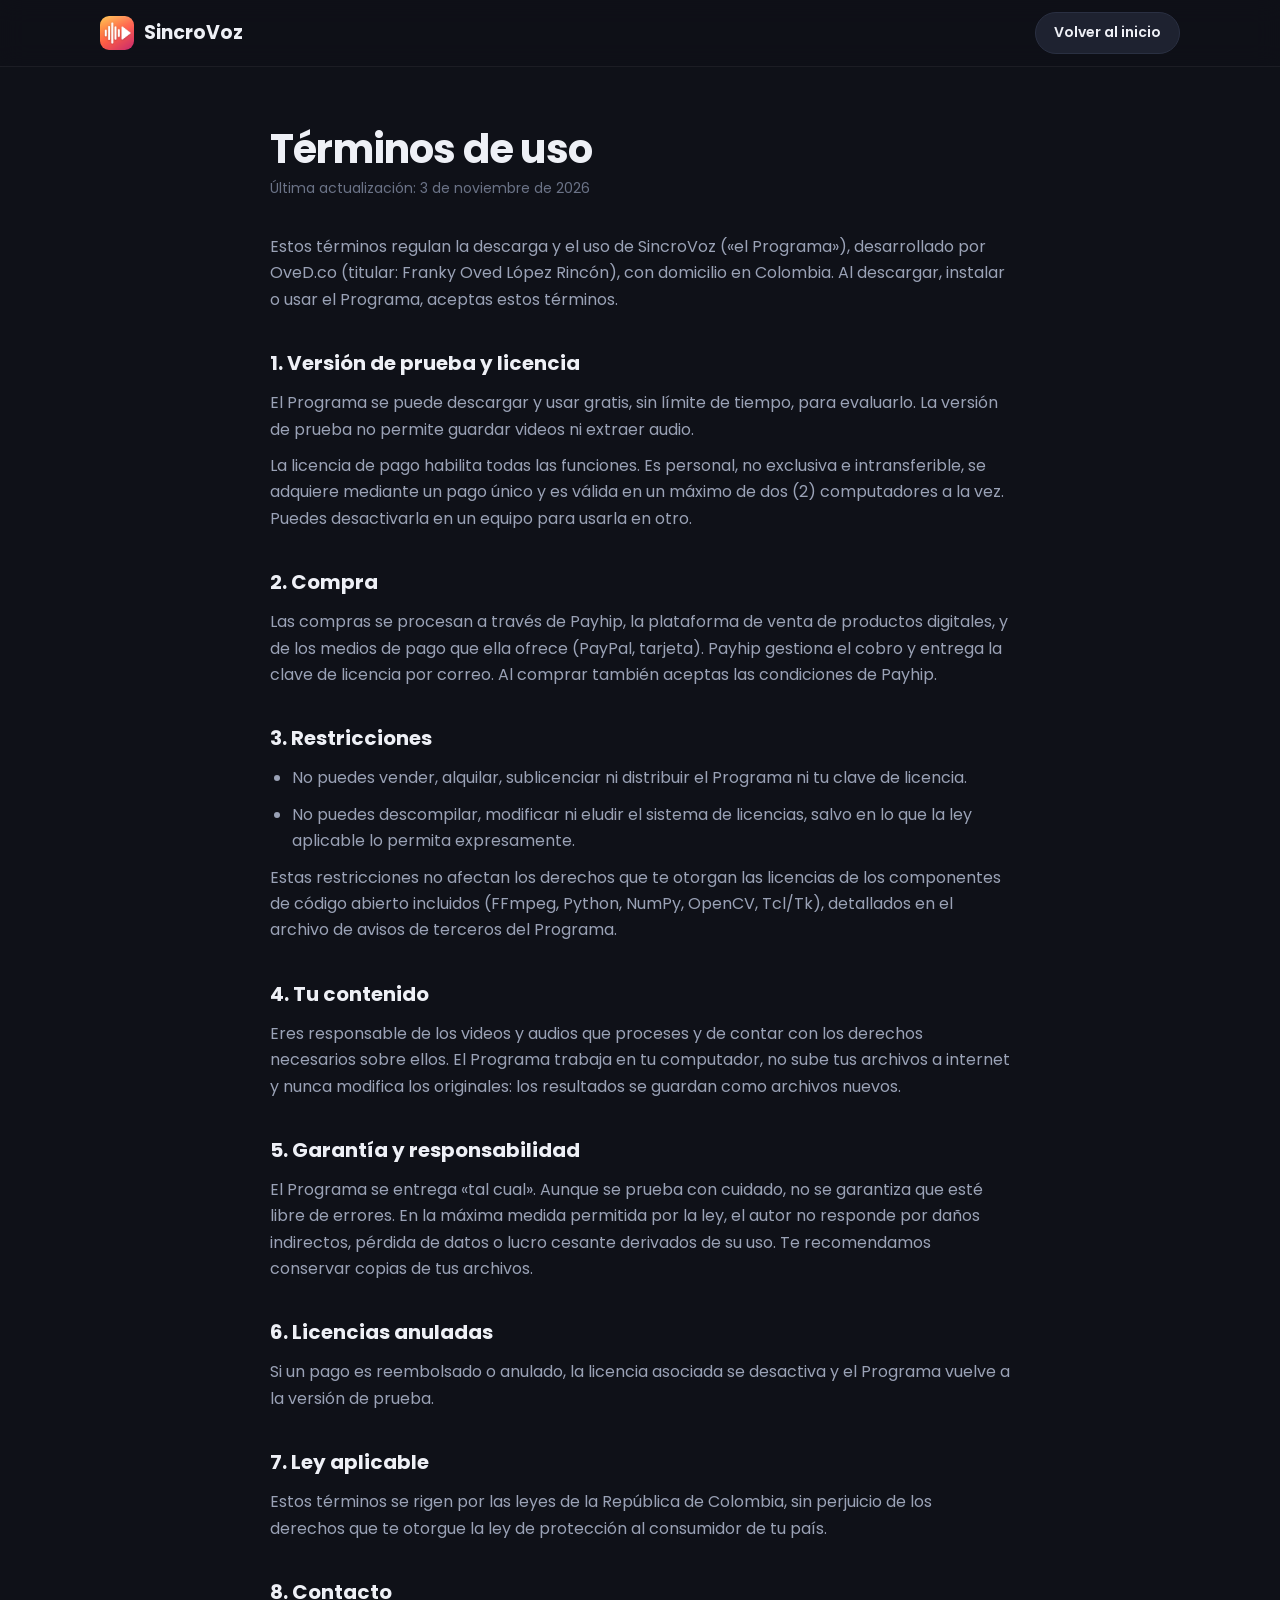
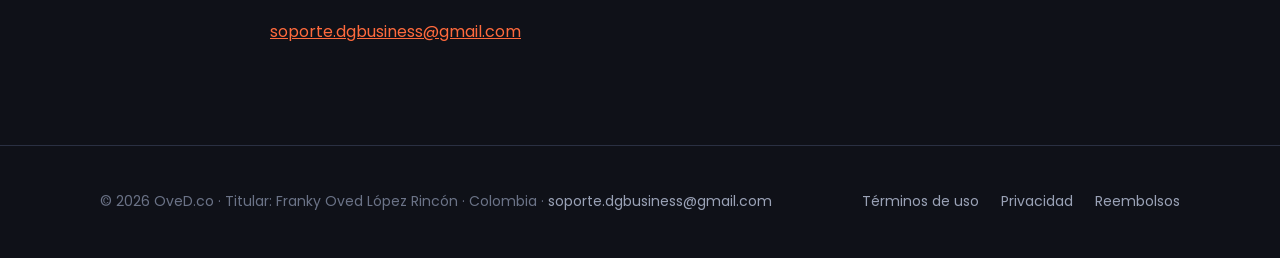
<file: terminos.html>
<!doctype html>
<html lang="es">
<head>
<meta charset="utf-8">
<meta name="viewport" content="width=device-width, initial-scale=1">
<title>Términos de uso · SincroVoz</title>
<link rel="icon" href="img/favicon.png">
<link rel="stylesheet" href="estilo.css">
</head>
<body>
<header class="barra"><div class="envoltura">
  <a class="marca" href="index.html"><img src="img/logo.png" alt="">SincroVoz</a>
  <a class="boton secundario chico" href="index.html" style="margin-left:auto">Volver al inicio</a>
</div></header>
<main class="legal">
<h1>Términos de uso</h1>
<p class="fecha">Última actualización: 3 de noviembre de 2026</p>

<p>Estos términos regulan la descarga y el uso de SincroVoz («el Programa»), desarrollado por OveD.co (titular: Franky Oved López Rincón), con domicilio en Colombia. Al descargar, instalar o usar el Programa, aceptas estos términos.</p>
<h2>1. Versión de prueba y licencia</h2>
<p>El Programa se puede descargar y usar gratis, sin límite de tiempo, para evaluarlo. La versión de prueba no permite guardar videos ni extraer audio.</p>
<p>La licencia de pago habilita todas las funciones. Es personal, no exclusiva e intransferible, se adquiere mediante un pago único y es válida en un máximo de dos (2) computadores a la vez. Puedes desactivarla en un equipo para usarla en otro.</p>
<h2>2. Compra</h2>
<p>Las compras se procesan a través de Payhip, la plataforma de venta de productos digitales, y de los medios de pago que ella ofrece (PayPal, tarjeta). Payhip gestiona el cobro y entrega la clave de licencia por correo. Al comprar también aceptas las condiciones de Payhip.</p>
<h2>3. Restricciones</h2>
<ul>
<li>No puedes vender, alquilar, sublicenciar ni distribuir el Programa ni tu clave de licencia.</li>
<li>No puedes descompilar, modificar ni eludir el sistema de licencias, salvo en lo que la ley aplicable lo permita expresamente.</li>
</ul>
<p>Estas restricciones no afectan los derechos que te otorgan las licencias de los componentes de código abierto incluidos (FFmpeg, Python, NumPy, OpenCV, Tcl/Tk), detallados en el archivo de avisos de terceros del Programa.</p>
<h2>4. Tu contenido</h2>
<p>Eres responsable de los videos y audios que proceses y de contar con los derechos necesarios sobre ellos. El Programa trabaja en tu computador, no sube tus archivos a internet y nunca modifica los originales: los resultados se guardan como archivos nuevos.</p>
<h2>5. Garantía y responsabilidad</h2>
<p>El Programa se entrega «tal cual». Aunque se prueba con cuidado, no se garantiza que esté libre de errores. En la máxima medida permitida por la ley, el autor no responde por daños indirectos, pérdida de datos o lucro cesante derivados de su uso. Te recomendamos conservar copias de tus archivos.</p>
<h2>6. Licencias anuladas</h2>
<p>Si un pago es reembolsado o anulado, la licencia asociada se desactiva y el Programa vuelve a la versión de prueba.</p>
<h2>7. Ley aplicable</h2>
<p>Estos términos se rigen por las leyes de la República de Colombia, sin perjuicio de los derechos que te otorgue la ley de protección al consumidor de tu país.</p>
<h2>8. Contacto</h2>
<p><a href="mailto:soporte.dgbusiness@gmail.com">soporte.dgbusiness@gmail.com</a></p>

</main>
<footer><div class="envoltura">
  <div>© 2026 OveD.co · Titular: Franky Oved López Rincón · Colombia · <a href="mailto:soporte.dgbusiness@gmail.com">soporte.dgbusiness@gmail.com</a></div>
  <nav><a href="terminos.html">Términos de uso</a><a href="privacidad.html">Privacidad</a><a href="reembolsos.html">Reembolsos</a></nav>
</div></footer>
</body>
</html>
</file>
<file: estilo.css>
@font-face{font-family:Poppins;font-weight:400;font-display:swap;src:url(fuentes/Poppins-Regular.woff) format("woff")}
@font-face{font-family:Poppins;font-weight:500;font-display:swap;src:url(fuentes/Poppins-Medium.woff) format("woff")}
@font-face{font-family:Poppins;font-weight:600;font-display:swap;src:url(fuentes/Poppins-SemiBold.woff) format("woff")}
@font-face{font-family:Poppins;font-weight:700;font-display:swap;src:url(fuentes/Poppins-Bold.woff) format("woff")}

:root{
  --fondo:#0f1118; --panel:#171a24; --panel2:#1e2230; --borde:#2a3042;
  --texto:#eef0f6; --tenue:#9aa2b6; --apagado:#6b7387;
  --acento:#ff6a3d; --acento2:#e0366f; --ambar:#ffb23e; --ok:#4fd18b;
  --degradado:linear-gradient(90deg,var(--ambar),var(--acento) 45%,var(--acento2));
  --radio:18px; --ancho:1120px;
}
*{box-sizing:border-box;margin:0;padding:0}
html{scroll-behavior:smooth}
body{background:var(--fondo);color:var(--texto);font-family:Poppins,"Segoe UI",system-ui,sans-serif;
  font-size:16px;line-height:1.65;-webkit-font-smoothing:antialiased;overflow-x:hidden}
img{max-width:100%;height:auto;display:block}
a{color:inherit}
.envoltura{max-width:var(--ancho);margin:0 auto;padding:0 20px}

/* barra superior */
.barra{position:sticky;top:0;z-index:10;background:rgba(15,17,24,.82);backdrop-filter:blur(12px);
  border-bottom:1px solid rgba(255,255,255,.06)}
.barra .envoltura{display:flex;align-items:center;gap:24px;height:66px}
.marca{display:flex;align-items:center;gap:10px;text-decoration:none;font-weight:700;font-size:19px}
.marca img{width:34px;height:34px;border-radius:9px}
.menu{display:flex;gap:22px;margin-left:auto;font-size:14px}
.menu a{text-decoration:none;color:var(--tenue)}
.menu a:hover{color:var(--texto)}
@media(max-width:760px){.menu{display:none}.barra .boton{margin-left:auto}}

/* botones */
.boton{display:inline-flex;align-items:center;justify-content:center;gap:8px;text-decoration:none;
  font-weight:600;font-size:15px;border-radius:999px;padding:12px 24px;border:0;cursor:pointer;
  transition:transform .15s ease,filter .15s ease,background .15s ease;white-space:nowrap}
.boton:hover{transform:translateY(-1px);filter:brightness(1.08)}
.boton.primario{background:var(--acento);color:#fff;box-shadow:0 8px 28px -10px rgba(255,106,61,.7)}
.boton.secundario{background:var(--panel2);color:var(--texto);border:1px solid var(--borde)}
.boton.chico{padding:8px 18px;font-size:14px}

/* portada */
.portada{position:relative;padding:72px 0 40px;text-align:center}
.portada::before{content:"";position:absolute;inset:-120px 0 auto;height:620px;z-index:-1;
  background:radial-gradient(600px 300px at 30% 20%,rgba(224,54,111,.28),transparent 70%),
             radial-gradient(520px 280px at 72% 10%,rgba(255,106,61,.22),transparent 70%)}
.etiqueta{display:inline-block;font-size:13px;font-weight:600;color:var(--ambar);
  border:1px solid rgba(255,178,62,.4);background:rgba(255,178,62,.08);border-radius:999px;padding:5px 14px;margin-bottom:22px}
h1{font-size:clamp(34px,6vw,60px);line-height:1.1;font-weight:700;letter-spacing:-.02em;max-width:860px;margin:0 auto}
h1 .grad{background:var(--degradado);-webkit-background-clip:text;background-clip:text;color:transparent}
.portada .bajada{font-size:clamp(16px,2.2vw,19px);color:var(--tenue);max-width:680px;margin:20px auto 32px}
.acciones{display:flex;gap:12px;justify-content:center;flex-wrap:wrap}
.nota{font-size:13px;color:var(--apagado);margin-top:14px}
.captura{margin:52px auto 0;border-radius:14px;overflow:hidden;border:1px solid var(--borde);
  box-shadow:0 40px 90px -30px rgba(0,0,0,.8),0 0 0 1px rgba(255,255,255,.03);max-width:1040px}
.linea-grad{height:3px;background:var(--degradado)}

/* secciones */
section{padding:84px 0}
.titulo{text-align:center;max-width:700px;margin:0 auto 48px}
.titulo h2{font-size:clamp(26px,4vw,38px);line-height:1.2;letter-spacing:-.01em}
.titulo p{color:var(--tenue);margin-top:12px}
.sobre{font-size:13px;font-weight:600;letter-spacing:.12em;text-transform:uppercase;color:var(--acento);margin-bottom:10px;display:block}

.rejilla{display:grid;grid-template-columns:repeat(3,1fr);gap:18px}
@media(max-width:900px){.rejilla{grid-template-columns:repeat(2,1fr)}}
@media(max-width:600px){.rejilla{grid-template-columns:1fr}}
.tarjeta{background:var(--panel);border:1px solid var(--borde);border-radius:var(--radio);padding:26px}
.tarjeta .ico{width:44px;height:44px;border-radius:12px;display:grid;place-items:center;margin-bottom:16px;
  background:rgba(255,106,61,.12);color:var(--acento)}
.tarjeta .ico svg{width:24px;height:24px}
.tarjeta h3{font-size:18px;margin-bottom:6px}
.tarjeta p{color:var(--tenue);font-size:15px}

.pasos{display:grid;grid-template-columns:repeat(4,1fr);gap:18px;counter-reset:p}
@media(max-width:900px){.pasos{grid-template-columns:repeat(2,1fr)}}
@media(max-width:540px){.pasos{grid-template-columns:1fr}}
.paso{position:relative;padding:24px;border-radius:var(--radio);background:var(--panel);border:1px solid var(--borde)}
.paso::before{counter-increment:p;content:counter(p);display:grid;place-items:center;width:34px;height:34px;
  border-radius:50%;background:var(--degradado);color:#fff;font-weight:700;margin-bottom:14px}
.paso h3{font-size:17px;margin-bottom:4px}
.paso p{color:var(--tenue);font-size:14.5px}

.galeria{display:grid;grid-template-columns:1fr 1fr;gap:22px}
@media(max-width:760px){.galeria{grid-template-columns:1fr}}
.galeria figure{background:var(--panel);border:1px solid var(--borde);border-radius:var(--radio);overflow:hidden;display:flex;flex-direction:column}
.galeria .marco{flex:1;display:grid;place-items:center;background:#0b0d13;padding:22px;border-bottom:1px solid var(--borde)}
.galeria .marco img{border-radius:10px;box-shadow:0 20px 50px -20px rgba(0,0,0,.9);border:1px solid var(--borde)}
.galeria figcaption{padding:16px 20px;color:var(--tenue);font-size:14.5px}
.galeria figcaption b{color:var(--texto);display:block;font-size:16px;margin-bottom:2px}

/* precio */
.precio{max-width:520px;margin:0 auto;text-align:center;background:var(--panel);border-radius:24px;
  border:1px solid var(--borde);overflow:hidden;box-shadow:0 30px 80px -40px rgba(224,54,111,.6)}
.precio .cuerpo{padding:36px 32px 32px}
.precio .antes{color:var(--apagado);text-decoration:line-through;font-size:20px}
.precio .valor{font-size:64px;font-weight:700;line-height:1;margin:6px 0 4px}
.precio .valor small{font-size:20px;color:var(--tenue);font-weight:500}
.precio .cupon{display:inline-block;margin:10px 0 22px;font-size:14px;color:var(--ambar)}
.precio .cupon code{font-family:inherit;font-weight:700;border:1px dashed var(--ambar);border-radius:8px;padding:2px 8px}
.precio ul{list-style:none;text-align:left;margin:0 auto 28px;max-width:360px}
.precio li{padding:7px 0 7px 30px;position:relative;color:var(--tenue);font-size:15px}
.precio li::before{content:"";position:absolute;left:4px;top:13px;width:14px;height:8px;border-left:2.5px solid var(--ok);
  border-bottom:2.5px solid var(--ok);transform:rotate(-45deg)}
.precio .boton{width:100%;padding:15px}
.prueba{margin-top:14px;font-size:14px;color:var(--tenue)}
.prueba a{color:var(--texto)}

/* requisitos y FAQ */
.dos{display:grid;grid-template-columns:1fr 1.4fr;gap:40px;align-items:start}
@media(max-width:860px){.dos{grid-template-columns:1fr}}
.req{background:var(--panel);border:1px solid var(--borde);border-radius:var(--radio);padding:28px}
.req h3{margin-bottom:12px}
.req dl{display:grid;grid-template-columns:auto 1fr;gap:8px 18px;font-size:15px}
.req dt{color:var(--apagado)}
details{border-bottom:1px solid var(--borde);padding:18px 0}
details:first-of-type{border-top:1px solid var(--borde)}
summary{cursor:pointer;font-weight:600;list-style:none;display:flex;justify-content:space-between;gap:16px}
summary::-webkit-details-marker{display:none}
summary::after{content:"+";color:var(--acento);font-size:22px;line-height:1}
details[open] summary::after{content:"–"}
details p{color:var(--tenue);margin-top:10px;font-size:15px}

/* pie */
footer{border-top:1px solid var(--borde);padding:44px 0;color:var(--apagado);font-size:14px}
footer .envoltura{display:flex;flex-wrap:wrap;gap:20px 40px;justify-content:space-between}
footer nav{display:flex;flex-wrap:wrap;gap:8px 22px}
footer a{text-decoration:none;color:var(--tenue)}
footer a:hover{color:var(--texto)}

/* páginas legales */
.legal{max-width:780px;margin:0 auto;padding:60px 20px 90px}
.legal h1{font-size:clamp(28px,5vw,40px);text-align:left;margin:0 0 6px}
.legal .fecha{color:var(--apagado);font-size:14px;margin-bottom:34px}
.legal h2{font-size:20px;margin:34px 0 10px}
.legal p,.legal li{color:var(--tenue);margin-bottom:10px}
.legal ul{padding-left:22px}
.legal a{color:var(--acento)}

/* ===== Versión interactiva ===== */
.grad{background:var(--degradado);-webkit-background-clip:text;background-clip:text;color:transparent}
.sr{position:absolute;width:1px;height:1px;overflow:hidden;clip:rect(0 0 0 0)}
.progreso{position:fixed;top:0;left:0;height:3px;width:100%;transform-origin:0 50%;transform:scaleX(0);
  background:var(--degradado);z-index:50}
.barra{transition:background .2s ease}
.barra.compacta{background:rgba(15,17,24,.94)}
.menu a.actual{color:var(--texto)}
.nota a{color:var(--tenue)}

/* menú móvil */
.hamburguesa{display:none;background:none;border:0;width:38px;height:38px;cursor:pointer;flex-direction:column;
  justify-content:center;gap:5px;padding:8px}
.hamburguesa span{display:block;height:2px;background:var(--texto);border-radius:2px;transition:transform .2s,opacity .2s}
@media(max-width:760px){
  .hamburguesa{display:flex}
  .barra .boton{margin-left:auto}
  .menu{position:absolute;top:66px;left:0;right:0;flex-direction:column;gap:0;background:rgba(15,17,24,.98);
    border-bottom:1px solid var(--borde);padding:8px 20px 16px;display:flex;transform:translateY(-8px);opacity:0;
    pointer-events:none;transition:opacity .2s,transform .2s;margin:0}
  .menu a{padding:12px 0;font-size:16px;border-bottom:1px solid rgba(255,255,255,.05)}
  .menu.abierto{opacity:1;transform:none;pointer-events:auto}
  .hamburguesa[aria-expanded="true"] span:nth-child(1){transform:translateY(7px) rotate(45deg)}
  .hamburguesa[aria-expanded="true"] span:nth-child(2){opacity:0}
  .hamburguesa[aria-expanded="true"] span:nth-child(3){transform:translateY(-7px) rotate(-45deg)}
}

/* aparición al desplazarse */
.revelar{opacity:0;transform:translateY(26px);transition:opacity .7s ease,transform .7s cubic-bezier(.2,.7,.2,1)}
.revelar.visto{opacity:1;transform:none}
.sin-js .revelar{opacity:1;transform:none}

/* portada con perspectiva */
.escena{position:relative;margin:52px auto 0;max-width:1040px;perspective:1400px}
.escena .captura{margin:0;transform-style:preserve-3d;transition:transform .25s ease;position:relative;will-change:transform}
.captura .brillo{position:absolute;inset:0;pointer-events:none;
  background:radial-gradient(500px circle at var(--bx,50%) var(--by,0%),rgba(255,255,255,.10),transparent 45%)}
.flotante{position:absolute;display:flex;align-items:center;gap:8px;font-size:13px;color:var(--tenue);white-space:nowrap;
  background:rgba(23,26,36,.92);backdrop-filter:blur(8px);border:1px solid var(--borde);border-radius:12px;padding:9px 14px;
  box-shadow:0 18px 40px -18px rgba(0,0,0,.9);animation:flotar 6s ease-in-out infinite}
.flotante b{color:var(--texto)}
.f1{left:-28px;top:18%}
.f2{right:-24px;top:42%;animation-delay:-2s}
.f3{left:8%;bottom:-20px;animation-delay:-4s}
.punto{width:9px;height:9px;border-radius:50%;display:inline-block}
.punto.rojo{background:var(--acento2);box-shadow:0 0 10px var(--acento2)}
.punto.verde{background:var(--ok);box-shadow:0 0 10px var(--ok)}
@keyframes flotar{0%,100%{transform:translateY(0)}50%{transform:translateY(-10px)}}
@media(max-width:760px){.flotante{display:none}}

/* cifras */
.cifras{padding:30px 0 10px}
.cifras-rejilla{display:grid;grid-template-columns:repeat(4,1fr);gap:16px}
@media(max-width:760px){.cifras-rejilla{grid-template-columns:repeat(2,1fr)}}
.cifra{text-align:center;padding:20px 10px;border-radius:var(--radio);background:var(--panel);border:1px solid var(--borde)}
.cifra b{display:block;font-size:clamp(24px,3.4vw,34px);line-height:1.1;background:var(--degradado);
  -webkit-background-clip:text;background-clip:text;color:transparent}
.cifra span{color:var(--tenue);font-size:13.5px}

/* demo de sincronía */
.demo{display:grid;grid-template-columns:1.35fr 1fr;gap:22px;background:var(--panel);border:1px solid var(--borde);
  border-radius:24px;padding:22px;box-shadow:0 40px 90px -50px rgba(224,54,111,.55)}
@media(max-width:900px){.demo{grid-template-columns:1fr}}
.pantalla{position:relative;aspect-ratio:16/9;border-radius:14px;overflow:hidden;
  background:radial-gradient(circle at 50% 30%,#262b3c,#0b0d13 75%);border:1px solid var(--borde);display:grid;place-items:center}
.cara{width:46%;height:auto;margin-top:12%}
.boca{transform-box:fill-box;transform-origin:center;transition:none}
.rec{position:absolute;top:12px;left:14px;font-size:12px;font-weight:600;color:var(--tenue);display:flex;align-items:center;gap:6px}
.rec span{width:8px;height:8px;border-radius:50%;background:var(--acento2);animation:parpadeo 1.2s infinite}
@keyframes parpadeo{50%{opacity:.25}}
.onda-voz{position:absolute;left:50%;top:69%;width:60px;height:60px;margin:-30px 0 0 -30px;border-radius:50%;
  border:2px solid var(--ambar);opacity:0;pointer-events:none}
.onda-voz.pulso{animation:pulso .55s ease-out}
@keyframes pulso{0%{opacity:.9;transform:scale(.6)}100%{opacity:0;transform:scale(2.6)}}
.sello{position:absolute;top:12px;right:14px;font-size:12px;font-weight:700;border-radius:999px;padding:4px 12px;
  background:rgba(224,54,111,.18);color:#ff8fb1;border:1px solid rgba(224,54,111,.45);transition:all .3s}
.sello.ok{background:rgba(79,209,139,.15);color:var(--ok);border-color:rgba(79,209,139,.45)}
.pistas{position:relative;margin-top:14px;display:grid;gap:8px}
.pista{display:grid;grid-template-columns:110px 1fr;align-items:center;gap:10px}
.pista-nombre{font-size:12px;color:var(--apagado)}
.carril{position:relative;height:30px;border-radius:8px;background:#0b0d13;border:1px solid var(--borde);overflow:hidden}
.carril i{position:absolute;top:50%;width:6px;border-radius:3px;transform:translate(-50%,-50%)}
.carril[data-carril="imagen"] i{height:60%;background:var(--ambar)}
.carril[data-carril="voz"] i{background:var(--acento);transition:left .08s linear}
.cabezal{position:absolute;top:-4px;bottom:-4px;left:120px;width:2px;background:#fff;box-shadow:0 0 8px #fff;opacity:.85}
.demo-panel{display:flex;flex-direction:column;gap:18px;justify-content:center}
.lectura{background:#0b0d13;border:1px solid var(--borde);border-radius:16px;padding:18px 20px}
.lectura span{font-size:13px;color:var(--apagado);display:block}
.lectura b{font-size:44px;line-height:1.1;display:block;font-variant-numeric:tabular-nums;transition:color .3s}
.lectura b.ok{color:var(--ok)}
.lectura small{color:var(--tenue);font-size:14px}
.deslizador{display:block}
.deslizador input{width:100%;-webkit-appearance:none;appearance:none;height:8px;border-radius:99px;outline:none;
  background:linear-gradient(90deg,var(--acento2),var(--ok) 50%,var(--acento2))}
.deslizador input::-webkit-slider-thumb{-webkit-appearance:none;width:24px;height:24px;border-radius:50%;background:#fff;
  border:4px solid var(--acento);cursor:grab;box-shadow:0 4px 14px rgba(0,0,0,.5)}
.deslizador input::-moz-range-thumb{width:18px;height:18px;border-radius:50%;background:#fff;border:4px solid var(--acento);cursor:grab}
.deslizador input:focus-visible{box-shadow:0 0 0 3px rgba(255,106,61,.4)}
.marcas{display:flex;justify-content:space-between;font-size:12px;color:var(--apagado);margin-top:6px}
.marcas i{font-style:normal}
.demo-botones{display:flex;gap:10px;flex-wrap:wrap}
.demo-botones .boton{flex:1}
.boton[aria-pressed="false"] .ondas{opacity:.25}
.boton:disabled{opacity:.6;cursor:wait;transform:none}
.analisis{display:grid;gap:8px;font-size:13px;color:var(--tenue)}
.barra-avance{height:6px;border-radius:99px;background:#0b0d13;overflow:hidden;border:1px solid var(--borde)}
.barra-avance i{display:block;height:100%;width:0;background:var(--degradado);transition:width .2s linear}
.barra-avance.grande{height:12px;width:100%}
.demo-nota{font-size:12px;color:var(--apagado)}

/* tarjetas con foco que sigue al cursor */
.tarjeta{position:relative;overflow:hidden;transition:transform .25s ease,border-color .25s ease}
.tarjeta.foco::before{content:"";position:absolute;inset:0;pointer-events:none;opacity:0;transition:opacity .3s;
  background:radial-gradient(320px circle at var(--x,50%) var(--y,50%),rgba(255,106,61,.14),transparent 60%)}
.tarjeta.foco:hover::before{opacity:1}
.tarjeta.foco:hover{transform:translateY(-4px);border-color:rgba(255,106,61,.4)}
.tarjeta .ico{transition:transform .3s ease}
.tarjeta:hover .ico{transform:scale(1.1) rotate(-6deg)}

/* laboratorio */
.banda{background:linear-gradient(180deg,transparent,rgba(23,26,36,.6) 20%,rgba(23,26,36,.6) 80%,transparent)}
.lab{max-width:920px;margin:0 auto;background:var(--panel);border:1px solid var(--borde);border-radius:24px;padding:22px}
.pestanas{display:flex;gap:6px;background:#0b0d13;border:1px solid var(--borde);border-radius:999px;padding:5px;margin-bottom:20px;overflow-x:auto}
.pestanas button,.segmentos button{flex:1;background:none;border:0;color:var(--tenue);font:inherit;font-size:14px;font-weight:600;
  padding:9px 14px;border-radius:999px;cursor:pointer;white-space:nowrap;transition:background .2s,color .2s}
.pestanas button[aria-selected="true"],.segmentos button[aria-checked="true"]{background:var(--acento);color:#fff}
.lienzo{width:100%;height:auto;display:block;border-radius:14px;background:#0b0d13;border:1px solid var(--borde)}
.lab-controles{display:flex;gap:12px;align-items:center;justify-content:space-between;flex-wrap:wrap;margin-top:16px}
.segmentos{display:flex;gap:4px;background:#0b0d13;border:1px solid var(--borde);border-radius:999px;padding:4px;flex:1;min-width:280px}
.segmentos button{padding:7px 10px;font-size:13px}
.lab-nota{color:var(--tenue);font-size:14px;margin-top:12px;min-height:1.6em}
.medidor{padding:20px 6px 4px}
.medidor-escala{position:relative;height:18px;font-size:11px;color:var(--apagado)}
.medidor-escala i{position:absolute;left:calc(var(--p)*100%);transform:translateX(-50%);font-style:normal}
.medidor-barra{position:relative;height:26px;border-radius:99px;background:#0b0d13;border:1px solid var(--borde);overflow:visible}
.medidor-nivel{height:100%;width:23.3%;border-radius:99px;background:var(--degradado);transition:width 1.4s cubic-bezier(.2,.8,.2,1)}
.medidor-meta{position:absolute;top:-8px;bottom:-8px;left:66.66%;width:2px;background:var(--ok)}
.medidor-meta span{position:absolute;top:-22px;left:50%;transform:translateX(-50%);font-size:11px;color:var(--ok);white-space:nowrap}
.medidor-lectura{margin-top:18px;font-size:15px;color:var(--tenue)}
.medidor-lectura b{font-size:34px;color:var(--texto);font-variant-numeric:tabular-nums}
.medidor-lectura span{margin-left:10px;font-size:13px;padding:3px 10px;border-radius:999px;background:rgba(224,54,111,.15);color:#ff8fb1}
.medidor-lectura span.ok{background:rgba(79,209,139,.15);color:var(--ok)}
.redes{display:flex;gap:8px;flex-wrap:wrap;margin-top:16px}
.redes span{font-size:12px;color:var(--tenue);border:1px solid var(--borde);border-radius:999px;padding:4px 12px;transition:all .3s}
.redes.ok span{color:var(--ok);border-color:rgba(79,209,139,.4)}
.formatos{display:grid;grid-template-columns:repeat(3,1fr);gap:12px}
@media(max-width:600px){.formatos{grid-template-columns:1fr}}
.formato{text-align:left;background:#0b0d13;border:1px solid var(--borde);border-radius:16px;padding:18px;color:var(--texto);
  font:inherit;cursor:pointer;display:grid;gap:2px;transition:border-color .2s,transform .2s}
.formato:hover{transform:translateY(-2px)}
.formato b{font-size:22px}
.formato span{color:var(--ambar);font-weight:600;font-size:14px}
.formato small{color:var(--apagado);font-size:13px}
.formato.activo{border-color:var(--acento);box-shadow:0 0 0 1px var(--acento) inset}
.archivo{display:flex;align-items:center;gap:10px;margin-top:16px;padding:14px 18px;border-radius:14px;background:#0b0d13;
  border:1px dashed var(--borde);color:var(--tenue);font-variant-numeric:tabular-nums}
.archivo span{color:var(--texto)}

/* recorrido de pasos */
.recorrido{display:grid;grid-template-columns:1fr 1.25fr;gap:22px;align-items:stretch}
@media(max-width:860px){.recorrido{grid-template-columns:1fr}}
.recorrido-pasos{list-style:none;display:grid;gap:10px;counter-reset:p}
.recorrido-pasos button{position:relative;overflow:hidden;width:100%;text-align:left;display:grid;gap:2px;font:inherit;color:var(--texto);
  background:var(--panel);border:1px solid var(--borde);border-radius:var(--radio);padding:16px 18px 16px 62px;cursor:pointer;transition:border-color .2s,background .2s}
.recorrido-pasos button::before{counter-increment:p;content:counter(p);position:absolute;left:16px;top:16px;width:32px;height:32px;
  border-radius:50%;display:grid;place-items:center;font-weight:700;background:var(--panel2);color:var(--tenue);transition:all .2s}
.recorrido-pasos button[aria-selected="true"]{border-color:rgba(255,106,61,.5);background:var(--panel2)}
.recorrido-pasos button[aria-selected="true"]::before{background:var(--degradado);color:#fff}
.recorrido-pasos b{font-size:16px}
.recorrido-pasos span{font-size:14px;color:var(--tenue)}
.avance{position:absolute;left:0;bottom:0;height:3px;width:0;background:var(--degradado)}
.recorrido-vista{position:relative;min-height:340px;border-radius:var(--radio);background:#0b0d13;border:1px solid var(--borde);overflow:hidden}
.vista{position:absolute;inset:0;display:grid;place-items:center;padding:24px;opacity:0;transform:scale(.97);transition:opacity .45s,transform .45s;pointer-events:none}
.vista.activa{opacity:1;transform:none;pointer-events:auto}
.vista img{border-radius:10px;border:1px solid var(--borde);max-height:100%;object-fit:contain;cursor:zoom-in}
.soltar{width:100%;height:100%;border:2px dashed var(--borde);border-radius:16px;display:grid;place-items:center;align-content:center;gap:14px;color:var(--tenue)}
.vista.activa .soltar{animation:resaltar 2.6s ease infinite}
@keyframes resaltar{0%,35%{border-color:var(--borde)}55%,100%{border-color:var(--acento)}}
.archivo-volando{display:flex;align-items:center;gap:10px;background:var(--panel2);border:1px solid var(--borde);border-radius:12px;padding:12px 16px;color:var(--texto)}
.vista.activa .archivo-volando{animation:volar 2.6s cubic-bezier(.3,.7,.2,1) infinite}
@keyframes volar{0%{transform:translate(-120px,-90px) rotate(-8deg);opacity:0}15%{opacity:1}50%,100%{transform:none;opacity:1}}
.sinc{width:min(420px,100%);text-align:center;display:grid;gap:14px}
.sinc-cifra{font-size:64px;font-weight:700;line-height:1;font-variant-numeric:tabular-nums}
.sinc p{color:var(--tenue);font-size:14px}
.guardado{display:grid;justify-items:center;gap:10px;text-align:center}
.guardado b{font-size:18px}
.guardado span{color:var(--tenue);font-size:14px}
.check{stroke-dasharray:40;stroke-dashoffset:40}
.vista.activa .check{animation:trazar .6s .2s ease forwards}
@keyframes trazar{to{stroke-dashoffset:0}}
.ampliable{cursor:zoom-in}

/* precio interactivo */
.copiar{display:inline-flex;align-items:center;gap:6px;background:none;border:0;color:var(--ambar);font:inherit;cursor:pointer;padding:0;margin-left:4px}
.copiar:hover code{background:rgba(255,178,62,.12)}
.reloj{display:flex;justify-content:center;gap:10px;margin:0 0 24px}
.reloj div{min-width:64px;background:#0b0d13;border:1px solid var(--borde);border-radius:12px;padding:8px 6px}
.reloj b{display:block;font-size:24px;font-variant-numeric:tabular-nums;line-height:1.2}
.reloj span{font-size:11px;color:var(--apagado);text-transform:uppercase;letter-spacing:.08em}
.precio{transition:transform .3s ease}
.precio:hover{transform:translateY(-4px)}

/* preguntas con animación */
details .respuesta{display:grid;grid-template-rows:0fr;transition:grid-template-rows .3s ease}
details[open] .respuesta{grid-template-rows:1fr}
details .respuesta>p{overflow:hidden}
summary::after{transition:transform .25s}
details[open] summary::after{content:"+";transform:rotate(45deg)}
.respuesta a{color:var(--acento)}

/* llamado final */
.final{text-align:center;padding:90px 0}
.final h2{font-size:clamp(28px,4.6vw,46px);line-height:1.15}
.final p{color:var(--tenue);margin:14px 0 28px}

/* visor de imágenes y aviso */
.visor{position:fixed;inset:0;z-index:60;background:rgba(5,6,10,.9);display:grid;place-items:center;padding:30px;cursor:zoom-out}
.visor[hidden]{display:none}
.visor img{max-width:min(1200px,96vw);max-height:88vh;border-radius:12px;border:1px solid var(--borde)}
.visor-cerrar{position:absolute;top:16px;right:20px;width:44px;height:44px;border-radius:50%;border:1px solid var(--borde);
  background:var(--panel);color:var(--texto);font-size:26px;cursor:pointer}
.aviso{position:fixed;left:50%;bottom:24px;transform:translate(-50%,20px);opacity:0;z-index:70;background:var(--panel2);
  border:1px solid var(--borde);border-radius:999px;padding:10px 20px;font-size:14px;transition:all .3s;pointer-events:none}
.aviso.ver{opacity:1;transform:translate(-50%,0)}

@media(prefers-reduced-motion:reduce){
  *,*::before,*::after{animation:none!important;transition:none!important}
  .revelar{opacity:1;transform:none}
  html{scroll-behavior:auto}
}
[hidden]{display:none!important}
@media(max-width:600px){
  .pestanas button{font-size:12.5px;padding:8px 8px}
  .lab,.demo{padding:14px}
  .pista{grid-template-columns:78px 1fr}
  .lab-controles .boton{width:100%}
}
</file>
